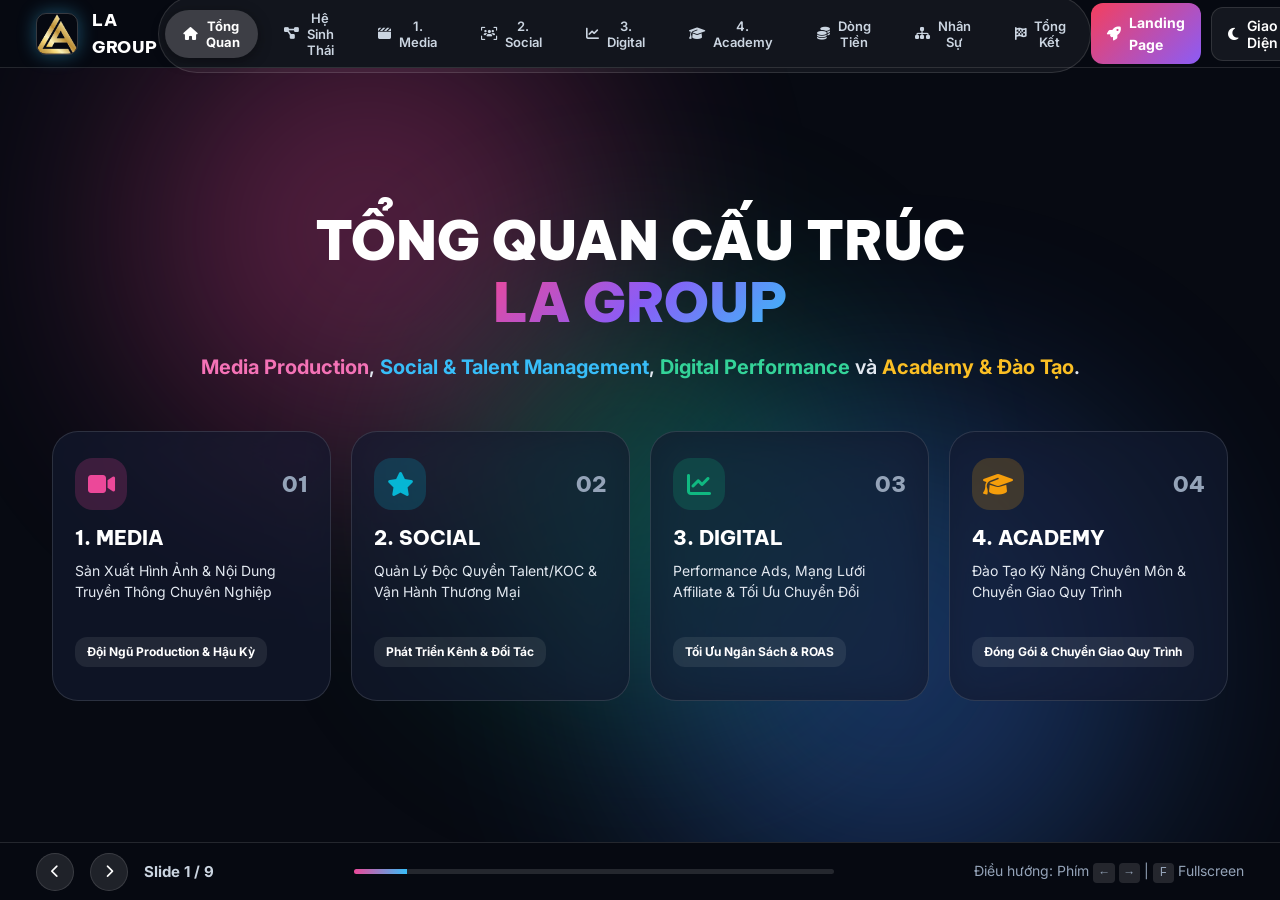
<file: slides/index.html>
<!DOCTYPE html>
<html lang="vi">
<head>
  <meta charset="UTF-8">
  <meta name="viewport" content="width=device-width, initial-scale=1.0">
  <title>CÔNG TY TRUYỀN THÔNG LA GROUP - LA GROUP Review Giai Đoạn 1</title>
  
  <!-- Google Fonts Optimized for Vietnamese Diacritics (Be Vietnam Pro & Inter) -->
  <link rel="preconnect" href="https://fonts.googleapis.com">
  <link rel="preconnect" href="https://fonts.gstatic.com" crossorigin>
  <link href="https://fonts.googleapis.com/css2?family=Be+Vietnam+Pro:ital,wght@0,300;0,400;0,500;0,600;0,700;0,800;0,900;1,400;1,600&family=Inter:wght@300;400;500;600;700;800;900&display=swap" rel="stylesheet">
  
  <!-- FontAwesome Icons -->
  <link rel="stylesheet" href="https://cdnjs.cloudflare.com/ajax/libs/font-awesome/6.4.0/css/all.min.css">
  
  <!-- Main Stylesheet -->
  <link rel="stylesheet" href="styles.css">
</head>
<body class="dark-mode">

  <!-- Top Navigation Bar -->
  <header class="navbar">
    <div class="brand">
      <img src="../assets/la_logo.png" alt="LA Group Logo" class="brand-logo-img">
      <div class="brand-text">
        <span class="company-name">LA GROUP</span>
      </div>
    </div>
    
    <!-- Division Quick Navigation -->
    <nav class="division-tabs">
      <button class="nav-tab active" data-slide="0"><i class="fa-solid fa-house"></i> Tổng Quan</button>
      <button class="nav-tab" data-slide="1"><i class="fa-solid fa-diagram-project"></i> Hệ Sinh Thái</button>
      <button class="nav-tab media-tab" data-slide="2"><i class="fa-solid fa-clapperboard"></i> 1. Media</button>
      <button class="nav-tab social-tab" data-slide="3"><i class="fa-solid fa-users-viewfinder"></i> 2. Social</button>
      <button class="nav-tab digital-tab" data-slide="4"><i class="fa-solid fa-chart-line"></i> 3. Digital</button>
      <button class="nav-tab academy-tab" data-slide="5"><i class="fa-solid fa-graduation-cap"></i> 4. Academy</button>
      <button class="nav-tab" data-slide="6"><i class="fa-solid fa-coins"></i> Dòng Tiền</button>
      <button class="nav-tab" data-slide="7"><i class="fa-solid fa-sitemap"></i> Nhân Sự</button>
      <button class="nav-tab" data-slide="8"><i class="fa-solid fa-flag-checkered"></i> Tổng Kết</button>
    </nav>

    <!-- Right Controls -->
    <div class="toolbar-actions">
      <a href="landing.html" class="tool-btn" style="text-decoration: none; color: #fff; background: linear-gradient(135deg, #f43f5e, #8b5cf6); font-weight: 700; border: none;" title="Xem Giao Diện Landing Page Mới"><i class="fa-solid fa-rocket"></i> Landing Page</a>
      <button class="tool-btn" id="themeToggleBtn" title="Đổi giao diện Sáng / Tối"><i class="fa-solid fa-moon"></i> Giao Diện</button>
      <button class="tool-btn" id="fullscreenBtn" title="Toàn màn hình (Phím F)"><i class="fa-solid fa-expand"></i> Fullscreen</button>
    </div>
  </header>

  <!-- Presentation Deck Container -->
  <main class="deck-container">
    <div class="slides-wrapper" id="slidesWrapper">

      <!-- ==========================================
           SLIDE 1: HERO / COVER
           ========================================== -->
      <section class="slide hero-slide active" data-index="0">
        <div class="hero-bg-shapes">
          <div class="shape shape-1"></div>
          <div class="shape shape-2"></div>
          <div class="shape shape-3"></div>
        </div>
        
        <div class="hero-content">
          <h1 class="hero-title animate-card" style="--delay: 2;">
            TỔNG QUAN CẤU TRÚC <br><span class="text-gradient">LA GROUP</span>
          </h1>
          <p class="hero-subtitle animate-card" style="--delay: 3;">
            <span class="highlight-pink">Media Production</span>, <span class="highlight-cyan">Social & Talent Management</span>, <span class="highlight-emerald">Digital Performance</span> và <span class="highlight-amber">Academy & Đào Tạo</span>.
          </p>

          <!-- 4 Pillars Cards Grid -->
          <div class="hero-pillars-grid">
            <div class="pillar-card card-media animate-card" style="--delay: 4;" onclick="goToSlide(2)">
              <div class="pillar-top-row">
                <div class="pillar-icon"><i class="fa-solid fa-video"></i></div>
                <span class="pillar-num">01</span>
              </div>
              <h3>1. MEDIA</h3>
              <p>Sản Xuất Hình Ảnh & Nội Dung Truyền Thông Chuyên Nghiệp</p>
              <div class="pillar-meta-wrapper">
                <span class="pillar-meta">Đội Ngũ Production & Hậu Kỳ</span>
              </div>
            </div>

            <div class="pillar-card card-social animate-card" style="--delay: 5;" onclick="goToSlide(3)">
              <div class="pillar-top-row">
                <div class="pillar-icon"><i class="fa-solid fa-star"></i></div>
                <span class="pillar-num">02</span>
              </div>
              <h3>2. SOCIAL</h3>
              <p>Quản Lý Độc Quyền Talent/KOC & Vận Hành Thương Mại</p>
              <div class="pillar-meta-wrapper">
                <span class="pillar-meta">Phát Triển Kênh & Đối Tác</span>
              </div>
            </div>

            <div class="pillar-card card-digital animate-card" style="--delay: 6;" onclick="goToSlide(4)">
              <div class="pillar-top-row">
                <div class="pillar-icon"><i class="fa-solid fa-chart-line"></i></div>
                <span class="pillar-num">03</span>
              </div>
              <h3>3. DIGITAL</h3>
              <p>Performance Ads, Mạng Lưới Affiliate & Tối Ưu Chuyển Đổi</p>
              <div class="pillar-meta-wrapper">
                <span class="pillar-meta">Tối Ưu Ngân Sách & ROAS</span>
              </div>
            </div>

            <div class="pillar-card card-academy animate-card" style="--delay: 7;" onclick="goToSlide(5)">
              <div class="pillar-top-row">
                <div class="pillar-icon"><i class="fa-solid fa-graduation-cap"></i></div>
                <span class="pillar-num">04</span>
              </div>
              <h3>4. ACADEMY</h3>
              <p>Đào Tạo Kỹ Năng Chuyên Môn & Chuyển Giao Quy Trình</p>
              <div class="pillar-meta-wrapper">
                <span class="pillar-meta">Đóng Gói & Chuyển Giao Quy Trình</span>
              </div>
            </div>
          </div>
        </div>
      </section>

      <!-- ==========================================
           SLIDE 2: ECOSYSTEM FLOW MATRIX
           ========================================== -->
      <section class="slide" data-index="1">
        <div class="slide-header">
          <div>
            <span class="section-tag"><i class="fa-solid fa-diagram-project"></i> Tổng Quan Mô Hình</span>
            <h2>SƠ ĐỒ HỆ SINH THÁI LIÊN KẾT LA GROUP</h2>
          </div>
        </div>

        <div class="slide-content">
          <div class="ecosystem-flow-container">
            <!-- Center Core -->
            <div class="eco-center-core animate-card" style="--delay: 1;">
              <div class="core-pulse-wave"></div>
              <div class="core-pulse-wave-2"></div>
              <div class="core-inner">
                <div class="core-logo">LA</div>
                <div class="core-title">LA GROUP</div>
                <div class="core-desc">Core Operations</div>
              </div>
            </div>

            <!-- Top Left: Media -->
            <div class="eco-node node-top-left animate-card" style="--delay: 2;" onclick="goToSlide(2)">
              <div class="node-badge media-badge"><i class="fa-solid fa-video"></i> MEDIA PRODUCTION</div>
              <h4>Sản Xuất Nội Dung Visual & Quảng Cáo</h4>
              <ul>
                <li><i class="fa-solid fa-check"></i> Sản xuất TVC, Video thương mại cùng ekip & nhân sự chuyên môn</li>
                <li><i class="fa-solid fa-check"></i> Đảm bảo chuẩn mực chất lượng hình ảnh & thông điệp thương hiệu</li>
              </ul>
              <span class="node-arrow">Cung cấp tư liệu Media cho Social & Ads <i class="fa-solid fa-arrow-right"></i></span>
            </div>

            <!-- Top Right: Social -->
            <div class="eco-node node-top-right animate-card" style="--delay: 3;" onclick="goToSlide(3)">
              <div class="node-badge social-badge"><i class="fa-solid fa-star"></i> SOCIAL & TALENT</div>
              <h4>Quản Lý Talent Độc Quyền & Booking</h4>
              <ul>
                <li><i class="fa-solid fa-check"></i> Ký kết hợp đồng độc quyền & định hướng thương hiệu cho Talent/KOC</li>
                <li><i class="fa-solid fa-check"></i> Chuẩn hóa phòng Studio Livestream & Vận hành gian hàng e-Commerce</li>
              </ul>
              <span class="node-arrow">Cung cấp Talent cho chiến dịch Marketing <i class="fa-solid fa-arrow-right"></i></span>
            </div>

            <!-- Bottom Right: Digital -->
            <div class="eco-node node-bottom-right animate-card" style="--delay: 4;" onclick="goToSlide(4)">
              <div class="node-badge digital-badge"><i class="fa-solid fa-chart-line"></i> DIGITAL MARKETING</div>
              <h4>Marketing Hiệu Suất & Tối Ưu Chuyển Đổi</h4>
              <ul>
                <li><i class="fa-solid fa-check"></i> Triển khai chiến dịch Paid Ads đa kênh & Mạng lưới Affiliate</li>
                <li><i class="fa-solid fa-check"></i> Đo lường chỉ số ROI & Báo cáo doanh số định kỳ</li>
              </ul>
              <span class="node-arrow">Cung cấp dữ liệu thực tế cho Academy <i class="fa-solid fa-arrow-right"></i></span>
            </div>

            <!-- Bottom Left: Academy -->
            <div class="eco-node node-bottom-left animate-card" style="--delay: 5;" onclick="goToSlide(5)">
              <div class="node-badge academy-badge"><i class="fa-solid fa-graduation-cap"></i> ACADEMY</div>
              <h4>Đào Tạo Chuyên Môn & Chuyển Giao Quy Trình</h4>
              <ul>
                <li><i class="fa-solid fa-check"></i> Huấn luyện kỹ năng truyền thông & phong thái chuyên nghiệp trước ống kính</li>
                <li><i class="fa-solid fa-check"></i> Chuyển giao bộ quy trình chuẩn hóa & kịch bản thương mại</li>
              </ul>
              <span class="node-arrow">Cung ứng nhân sự chất lượng cho hệ thống <i class="fa-solid fa-arrow-right"></i></span>
            </div>
          </div>
        </div>
      </section>

      <!-- ==========================================
           SLIDE 3: 1. MEDIA DIVISION
           ========================================== -->
      <section class="slide slide-media" data-index="2">
        <div class="slide-header">
          <div>
            <span class="section-tag media-tag"><i class="fa-solid fa-film"></i> 01</span>
            <h2>1. MEDIA DIVISION <span class="sub-heading">(Sản Xuất Hình Ảnh & Nội Dung Truyền Thông)</span></h2>
          </div>
          <div class="headcount-chip"><i class="fa-solid fa-user-gear"></i> Nhân sự cố định: 2–3 người</div>
        </div>

        <div class="slide-content">
          <!-- Sub-tabs -->
          <div class="detail-tabs">
            <button class="dtab-btn active" onclick="switchSubTab(this, 'media-panel-a')"><i class="fa-solid fa-list-check"></i> A. Chi Tiết Công Việc</button>
            <button class="dtab-btn" onclick="switchSubTab(this, 'media-panel-b')"><i class="fa-solid fa-money-bill-transfer"></i> B. Dòng Tiền (Revenue)</button>
            <button class="dtab-btn" onclick="switchSubTab(this, 'media-panel-c')"><i class="fa-solid fa-tags"></i> C. Bảng Giá Dịch Vụ</button>
            <button class="dtab-btn" onclick="switchSubTab(this, 'media-panel-d')"><i class="fa-solid fa-users"></i> D. Định Biên Nhân Sự</button>
          </div>

          <div class="tab-panels">
            <!-- PANEL A: CHI TIẾT CÔNG VIỆC WITH SPLIT VISUAL BANNER -->
            <div class="tab-panel active" id="media-panel-a">
              <div class="split-visual-grid">
                <div class="visual-card-banner animate-card" style="--delay: 1;">
                  <img src="../assets/media_production.png" alt="Sản Xuất Media Doanh Nghiệp">
                  <div class="visual-banner-overlay">
                    <span class="visual-badge media-badge"><i class="fa-solid fa-camera-retro"></i> Sản Xuất Truyền Thông</span>
                    <h3>Sản Xuất Video & Hình Ảnh Doanh Nghiệp</h3>
                    <p>Quy trình khép kín từ xây dựng concept chiến lược, biên soạn kịch bản thương mại, tổ chức sản xuất với ekip chuyên nghiệp đến hậu kỳ hoàn thiện.</p>
                  </div>
                </div>

                <div class="cards-grid-4">
                  <div class="feature-card animate-card" style="--delay: 2;">
                    <div class="card-icon"><i class="fa-solid fa-camera"></i></div>
                    <h4>Sản xuất TVC & Commercial</h4>
                    <p>Quản trị quy trình quay phim, chụp ảnh sản phẩm và sản xuất TVC quảng cáo đáp ứng tiêu chuẩn hình ảnh doanh nghiệp.</p>
                  </div>

                  <div class="feature-card animate-card" style="--delay: 3;">
                    <div class="card-icon"><i class="fa-solid fa-pen-nib"></i></div>
                    <h4>Kịch bản & Sáng tạo Nội dung</h4>
                    <p>Xây dựng concept độc đáo, viết kịch bản chiến dịch quảng cáo và chuỗi video bắt trend gia tăng nhận diện thương hiệu.</p>
                    <span class="card-chip chip-ai">Creative Strategy</span>
                  </div>

                  <div class="feature-card animate-card" style="--delay: 4;">
                    <div class="card-icon"><i class="fa-solid fa-clapperboard"></i></div>
                    <h4>Tổ chức Sản xuất Chuẩn hóa</h4>
                    <p>Lập kế hoạch phân cảnh, điều phối nhân sự chuyên môn, trang thiết bị kỹ thuật hiện đại và địa điểm ghi hình.</p>
                  </div>

                  <div class="feature-card animate-card" style="--delay: 5;">
                    <div class="card-icon"><i class="fa-solid fa-sliders"></i></div>
                    <h4>Hậu kỳ & Kỹ xảo Chuyên nghiệp</h4>
                    <p>Biên tập video, hiệu chỉnh màu sắc chuẩn điện ảnh, xử lý đồ họa VFX và sản xuất âm thanh hoàn chỉnh.</p>
                    <span class="card-chip chip-ai">Post-Production</span>
                  </div>
                </div>
              </div>
            </div>

            <!-- PANEL B: DÒNG TIỀN -->
            <div class="tab-panel" id="media-panel-b">
              <div class="cashflow-grid">
                <div class="cashflow-card animate-card" style="--delay: 1;">
                  <div class="cf-icon"><i class="fa-solid fa-video"></i></div>
                  <div class="cf-info">
                    <h4>Phí sản xuất Media</h4>
                    <p>Thu cố định từ hợp đồng quay dựng, chụp ảnh, sản xuất TVC cho doanh nghiệp.</p>
                  </div>
                  <span class="cf-type">Phí Cố Định</span>
                </div>

                <div class="cashflow-card animate-card" style="--delay: 2;">
                  <div class="cf-icon"><i class="fa-solid fa-handshake"></i></div>
                  <div class="cf-info">
                    <h4>Phí tài trợ nội dung (Sponsorship)</h4>
                    <p>Nhãn hàng trả phí lồng ghép sản phẩm vào series/video viral do công ty tự sản xuất.</p>
                  </div>
                  <span class="cf-type">Tài Trợ Nội Dung</span>
                </div>

                <div class="cashflow-card animate-card" style="--delay: 3;">
                  <div class="cf-icon"><i class="fa-solid fa-boxes-packing"></i></div>
                  <div class="cf-info">
                    <h4>Dòng tiền Combo Cross-selling</h4>
                    <p>Doanh thu gia tăng từ việc bán đóng gói kèm dịch vụ Chạy Ads / Vận hành kênh.</p>
                  </div>
                  <span class="cf-type">Cross-Selling</span>
                </div>

                <div class="cashflow-card animate-card" style="--delay: 4;">
                  <div class="cf-icon"><i class="fa-solid fa-wand-magic-sparkles"></i></div>
                  <div class="cf-info">
                    <h4>Dịch vụ phát sinh liên quan <span style="font-size: 14px; font-weight: 500; opacity: 0.85;">(Báo giá linh hoạt theo job)</span></h4>
                    <p>Thu phí nâng cấp chất lượng (Visual Effects/3D), cho thuê studio/thiết bị, mua bản quyền nhạc/diễn viên phụ, sửa đổi kịch bản ngoài phạm vi hợp đồng.</p>
                  </div>
                  <span class="cf-type">Linh Hoạt Theo Job</span>
                </div>
              </div>

              <div class="payment-rule-box animate-card" style="--delay: 5;">
                <i class="fa-solid fa-shield-halved"></i>
                <div><strong>Quy định thanh toán:</strong> Thu cọc <strong>50%</strong> trước khi bấm máy – <strong>50% còn lại</strong> sau khi nghiệm thu/bàn giao.</div>
              </div>
            </div>

            <!-- PANEL C: BẢNG GIÁ DỊCH VỤ -->
            <div class="tab-panel" id="media-panel-c">
              <div class="pricing-cards-grid">
                <div class="price-box animate-card" style="--delay: 1;">
                  <div class="price-header">
                    <i class="fa-solid fa-video"></i>
                    <h4>Video Thương Mại Ngắn (Short-form)</h4>
                  </div>
                  <div class="price-amount">1.5M – 3.5M <span class="currency">VNĐ / video</span></div>
                  <p class="price-note">Bao gồm kịch bản thương mại, tổ chức quay chụp, dựng phim hoàn chỉnh & bản quyền âm nhạc.</p>
                </div>

                <div class="price-box animate-card" style="--delay: 2;">
                  <div class="price-header">
                    <i class="fa-solid fa-image"></i>
                    <h4>Bộ Ảnh Thương Hiệu / Concept</h4>
                  </div>
                  <div class="price-amount">3M – 8M <span class="currency">VNĐ / bộ</span></div>
                  <p class="price-note">Chụp ảnh sản phẩm studio, chụp model nhận diện, hậu kỳ chỉnh sửa hình ảnh (15–30 file chất lượng cao).</p>
                </div>

                <div class="price-box animate-card" style="--delay: 3;">
                  <div class="price-header">
                    <i class="fa-solid fa-film"></i>
                    <h4>TVC / Video Commercial Doanh Nghiệp</h4>
                  </div>
                  <div class="price-amount">15M – 60M+ <span class="currency">VNĐ / dự án</span></div>
                  <p class="price-note">Kịch bản quảng cáo chiến lược, đạo diễn & ekip sản xuất chuyên nghiệp, hiệu chỉnh màu sắc điện ảnh.</p>
                </div>

                <div class="price-box animate-card" style="--delay: 4;">
                  <div class="price-header">
                    <i class="fa-solid fa-box-archive"></i>
                    <h4>Gói Dịch Vụ Media Tháng (Retainer)</h4>
                  </div>
                  <div class="price-amount">20M – 50M <span class="currency">VNĐ / tháng</span></div>
                  <p class="price-note">Cung cấp trọn gói 12–20 video thương mại + bộ nhận diện hình ảnh hàng tháng cho doanh nghiệp.</p>
                </div>
              </div>
            </div>

            <!-- PANEL D: ĐỊNH BIÊN NHÂN SỰ -->
            <div class="tab-panel" id="media-panel-d">
              <div class="kpi-team-grid">
                <div class="team-member-card animate-card" style="--delay: 1;">
                  <div class="role-header">
                    <div class="avatar-icon"><i class="fa-solid fa-user-ninja"></i></div>
                    <div class="role-titles">
                      <h3>1x Đạo Diễn Hình Ảnh & Sản Xuất (Director/Cameraman)</h3>
                      <span class="count-badge">Quản lý chuyên môn</span>
                    </div>
                  </div>
                  <p class="role-responsibilities">
                    <strong>Trách nhiệm chính:</strong> Chủ trì concept sáng tạo, duyệt kịch bản, chỉ đạo sản xuất và kiểm soát tiêu chuẩn chất lượng đầu ra.
                  </p>
                  <div class="kpi-list">
                    <h4><i class="fa-solid fa-bullseye"></i> KPI Đánh Giá Chuyên Môn:</h4>
                    <ul>
                      <li><span class="kpi-bullet"></span>Tỷ lệ hoàn thiện sản phẩm media đúng tiến độ cam kết</li>
                      <li><span class="kpi-bullet"></span>Chất lượng hình ảnh, ánh sáng & tính thẩm mỹ thương hiệu</li>
                      <li><span class="kpi-bullet"></span>Chỉ số giữ chân người xem (Watch-time) & mức độ hài lòng đối tác</li>
                    </ul>
                  </div>
                </div>

                <div class="team-member-card animate-card" style="--delay: 2;">
                  <div class="role-header">
                    <div class="avatar-icon"><i class="fa-solid fa-wand-magic-sparkles"></i></div>
                    <div class="role-titles">
                      <h3>1–2x Dựng Phim & Hậu Kỳ (Editor/VFX Specialist)</h3>
                      <span class="count-badge">Nhân sự thực thi</span>
                    </div>
                  </div>
                  <p class="role-responsibilities">
                    <strong>Trách nhiệm chính:</strong> Biên tập video, hiệu chỉnh màu sắc, đồ họa VFX, hoàn thiện âm thanh và bàn giao sản phẩm đúng tiến độ.
                  </p>
                  <div class="kpi-list">
                    <h4><i class="fa-solid fa-bullseye"></i> KPI Đánh Giá Chuyên Môn:</h4>
                    <ul>
                      <li><span class="kpi-bullet"></span>Thời gian phản hồi & trả sản phẩm hậu kỳ (Turnaround Time)</li>
                      <li><span class="kpi-bullet"></span>Kiểm soát tỷ lệ chỉnh sửa (Revision Rate < 2 lần/dự án)</li>
                      <li><span class="kpi-bullet"></span>Sáng tạo nhịp điệu biên tập, âm thanh & kỹ xảo hình ảnh</li>
                    </ul>
                  </div>
                </div>
              </div>
            </div>
          </div>
        </div>
      </section>

      <!-- ==========================================
           SLIDE 4: 2. SOCIAL & TALENT DIVISION
           ========================================== -->
      <section class="slide slide-social" data-index="3">
        <div class="slide-header">
          <div>
            <span class="section-tag social-tag"><i class="fa-solid fa-users"></i> 02</span>
            <h2>2. SOCIAL & TALENT DIVISION <span class="sub-heading">(Quản Lý Talent & Thương Mại Mạng Xã Hội)</span></h2>
          </div>
          <div class="headcount-chip"><i class="fa-solid fa-user-gear"></i> Nhân sự cố định: 2 người</div>
        </div>

        <div class="slide-content">
          <!-- Sub-tabs -->
          <div class="detail-tabs">
            <button class="dtab-btn active" onclick="switchSubTab(this, 'social-panel-a')"><i class="fa-solid fa-list-check"></i> A. Chi Tiết Công Việc</button>
            <button class="dtab-btn" onclick="switchSubTab(this, 'social-panel-b')"><i class="fa-solid fa-money-bill-transfer"></i> B. Dòng Tiền (Revenue)</button>
            <button class="dtab-btn" onclick="switchSubTab(this, 'social-panel-c')"><i class="fa-solid fa-tags"></i> C. Bảng Giá Dịch Vụ</button>
            <button class="dtab-btn" onclick="switchSubTab(this, 'social-panel-d')"><i class="fa-solid fa-users"></i> D. Định Biên Nhân Sự</button>
          </div>

          <div class="tab-panels">
            <!-- PANEL A: CHI TIẾT CÔNG VIỆC WITH SPLIT VISUAL BANNER -->
            <div class="tab-panel active" id="social-panel-a">
              <div class="split-visual-grid">
                <div class="visual-card-banner animate-card" style="--delay: 1;">
                  <img src="../assets/social_talent.png" alt="Quản Lý Talent & Livestream Commercial">
                  <div class="visual-banner-overlay">
                    <span class="visual-badge social-badge"><i class="fa-solid fa-star"></i> Quản Lý Talent & Thương Mại</span>
                    <h3>Quản Lý Talent Độc Quyền & Vận Hành Thương Mại</h3>
                    <p>Tuyển chọn, ký kết hợp đồng độc quyền với Talent/KOC, định vị thương hiệu cá nhân và chuẩn hóa hạ tầng Studio Livestream bán hàng.</p>
                  </div>
                </div>

                <div class="cards-grid-4">
                  <div class="feature-card animate-card" style="--delay: 2;">
                    <div class="card-icon"><i class="fa-solid fa-id-card"></i></div>
                    <h4>Quản lý & Phát triển Talent</h4>
                    <p>Tuyển chọn, đàm phán hợp đồng, định hình phong cách và xây dựng lộ trình phát triển dài hạn cho Talent/KOC độc quyền.</p>
                  </div>

                  <div class="feature-card animate-card" style="--delay: 3;">
                    <div class="card-icon"><i class="fa-solid fa-handshake"></i></div>
                    <h4>Booking & Hợp tác Thương hiệu</h4>
                    <p>Đại diện đàm phán hợp đồng quảng cáo, tài trợ và livestream bán hàng với các thương hiệu đối tác.</p>
                  </div>

                  <div class="feature-card animate-card" style="--delay: 4;">
                    <div class="card-icon"><i class="fa-solid fa-headset"></i></div>
                    <h4>Hỗ trợ Kỹ thuật & Hạ tầng Kênh</h4>
                    <p>Giải quyết các sự cố kỹ thuật tài khoản, hỗ trợ đăng ký bản quyền, xác minh tích xanh và tối ưu bảo mật.</p>
                  </div>

                  <div class="feature-card animate-card" style="--delay: 5;">
                    <div class="card-icon"><i class="fa-solid fa-shop"></i></div>
                    <h4>Vận hành Studio & e-Commerce</h4>
                    <p>Tư vấn thiết kế hạ tầng phòng Live, tích hợp hệ thống chốt đơn và quản lý gian hàng TikTok Shop/Shopee.</p>
                  </div>
                </div>
              </div>
            </div>

            <!-- PANEL B: DÒNG TIỀN -->
            <div class="tab-panel" id="social-panel-b">
              <div class="cashflow-grid">
                <div class="cashflow-card animate-card" style="--delay: 1;">
                  <div class="cf-icon"><i class="fa-solid fa-percent"></i></div>
                  <div class="cf-info">
                    <h4>% Hoa hồng Booking</h4>
                    <p>Chiết khấu từ các hợp đồng quảng cáo mang về cho Talent.</p>
                  </div>
                  <span class="cf-type">% Hoa Hồng</span>
                </div>

                <div class="cashflow-card animate-card" style="--delay: 2;">
                  <div class="cf-icon"><i class="fa-solid fa-play"></i></div>
                  <div class="cf-info">
                    <h4>% Doanh thu nền tảng (View)</h4>
                    <p>Tiền chia sẻ lượt xem nhận trực tiếp từ YouTube, Facebook, TikTok.</p>
                  </div>
                  <span class="cf-type">Chia Sẻ Doanh Thu</span>
                </div>

                <div class="cashflow-card animate-card" style="--delay: 3;">
                  <div class="cf-icon"><i class="fa-solid fa-user-shield"></i></div>
                  <div class="cf-info">
                    <h4>Phí dịch vụ Hỗ trợ Mạng xã hội</h4>
                    <p>Thu phí xử lý sự cố kỹ thuật (mở khóa tài khoản, kháng gậy/khóa kênh, kéo tick xanh, bảo vệ bản quyền).</p>
                  </div>
                  <span class="cf-type">Hỗ Trợ Kỹ Thuật</span>
                </div>

                <div class="cashflow-card animate-card" style="--delay: 4;">
                  <div class="cf-icon"><i class="fa-solid fa-shop"></i></div>
                  <div class="cf-info">
                    <h4>Phí dịch vụ bán hàng trọn gói</h4>
                    <p>Phí cố định từ set-up TikTok Shop, phòng Livestream và vận hành kênh.</p>
                  </div>
                  <span class="cf-type">Phí Cố Định</span>
                </div>

                <div class="cashflow-card full-width-cf animate-card" style="--delay: 5;">
                  <div class="cf-icon"><i class="fa-solid fa-file-invoice-dollar"></i></div>
                  <div class="cf-info">
                    <h4>Dịch vụ phát sinh liên quan <span style="font-size: 14px; font-weight: 500; opacity: 0.85;">(Báo giá linh hoạt theo job)</span></h4>
                    <p>Thu phí xử lý khủng hoảng truyền thông, thuê mẫu live theo giờ, phí mua quyền sử dụng hình ảnh KOC, phí cấp cứu kênh vi phạm đột xuất.</p>
                  </div>
                  <span class="cf-type">Linh Hoạt Theo Job</span>
                </div>
              </div>

              <div class="payment-rule-box animate-card" style="--delay: 6;">
                <i class="fa-solid fa-shield-halved"></i>
                <div><strong>Quy định thanh toán:</strong> Thu cọc <strong>70% - 100%</strong> chi phí Booking trước khi Talent trả bài; <strong>50% - 100%</strong> trước khi thực hiện dịch vụ Hỗ trợ Kỹ thuật / Set-up.</div>
              </div>
            </div>

            <!-- PANEL C: BẢNG GIÁ DỊCH VỤ -->
            <div class="tab-panel" id="social-panel-c">
              <div class="pricing-cards-grid">
                <div class="price-box animate-card" style="--delay: 1;">
                  <div class="price-header">
                    <i class="fa-solid fa-star"></i>
                    <h4>Hoa Hồng Booking Talent / KOC</h4>
                  </div>
                  <div class="price-amount">10% – 30% <span class="currency">/ hợp đồng thương mại</span></div>
                  <p class="price-note">Trích phí quản lý & đại diện hợp tác giữa thương hiệu và Talent.</p>
                </div>

                <div class="price-box animate-card" style="--delay: 2;">
                  <div class="price-header">
                    <i class="fa-solid fa-key"></i>
                    <h4>Dịch Vụ Hạ Tầng & Bảo Mật Kênh</h4>
                  </div>
                  <div class="price-amount">3M – 15M <span class="currency">VNĐ / hồ sơ xử lý</span></div>
                  <p class="price-note">Xử lý vi phạm tài khoản, hỗ trợ duyệt shop và đăng ký xác minh tích xanh.</p>
                </div>

                <div class="price-box animate-card" style="--delay: 3;">
                  <div class="price-header">
                    <i class="fa-solid fa-video"></i>
                    <h4>Chuẩn Hóa Hạ Tầng Studio Livestream</h4>
                  </div>
                  <div class="price-amount">10M – 35M <span class="currency">VNĐ / phòng Studio</span></div>
                  <p class="price-note">Thiết lập hệ thống ánh sáng, âm thanh, thiết bị ghi hình & phần mềm chốt đơn.</p>
                </div>

                <div class="price-box animate-card" style="--delay: 4;">
                  <div class="price-header">
                    <i class="fa-solid fa-store"></i>
                    <h4>Quản Trị Vận Hành TikTok Shop</h4>
                  </div>
                  <div class="price-amount">12M – 30M <span class="currency">VNĐ / tháng + % doanh số</span></div>
                  <p class="price-note">Tối ưu gian hàng e-Commerce, kết nối mạng lưới Affiliate KOC & điều phối chiến dịch.</p>
                </div>
              </div>
            </div>

            <!-- PANEL D: ĐỊNH BIÊN NHÂN SỰ -->
            <div class="tab-panel" id="social-panel-d">
              <div class="kpi-team-grid">
                <div class="team-member-card animate-card" style="--delay: 1;">
                  <div class="role-header">
                    <div class="avatar-icon"><i class="fa-solid fa-user-astronaut"></i></div>
                    <div class="role-titles">
                      <h3>1x Quản Lý Talent & Booking (Talent Manager)</h3>
                      <span class="count-badge">Quản lý chuyên môn</span>
                    </div>
                  </div>
                  <p class="role-responsibilities">
                    <strong>Trách nhiệm chính:</strong> Phát triển mạng lưới Talent độc quyền, đàm phán hợp đồng thương mại và duy trì mối quan hệ đối tác.
                  </p>
                  <div class="kpi-list">
                    <h4><i class="fa-solid fa-bullseye"></i> KPI Đánh Giá Chuyên Môn:</h4>
                    <ul>
                      <li><span class="kpi-bullet bullet-cyan"></span>Số lượng Talent/KOC phát triển thành công trong kỳ</li>
                      <li><span class="kpi-bullet bullet-cyan"></span>Tổng giá trị hợp đồng Booking thu về cho doanh nghiệp</li>
                      <li><span class="kpi-bullet bullet-cyan"></span>Chỉ số hài lòng & tỷ lệ duy trì hợp tác từ các thương hiệu đối tác</li>
                    </ul>
                  </div>
                </div>

                <div class="team-member-card animate-card" style="--delay: 2;">
                  <div class="role-header">
                    <div class="avatar-icon"><i class="fa-solid fa-gears"></i></div>
                    <div class="role-titles">
                      <h3>1x Kỹ Thuật Viên Vận Hành (Technical & Operations)</h3>
                      <span class="count-badge">Nhân sự thực thi</span>
                    </div>
                  </div>
                  <p class="role-responsibilities">
                    <strong>Trách nhiệm chính:</strong> Đảm bảo hạ tầng kỹ thuật vận hành ổn định, xử lý sự cố kênh và chuẩn hóa phòng Live.
                  </p>
                  <div class="kpi-list">
                    <h4><i class="fa-solid fa-bullseye"></i> KPI Đánh Giá Chuyên Môn:</h4>
                    <ul>
                      <li><span class="kpi-bullet bullet-cyan"></span>Tỷ lệ xử lý sự cố hạ tầng kênh thành công (> 85%)</li>
                      <li><span class="kpi-bullet bullet-cyan"></span>Thời gian hoàn thành nghiệm thu bàn giao phòng Studio Live</li>
                      <li><span class="kpi-bullet bullet-cyan"></span>Chỉ số vận hành ổn định của gian hàng thương mại điện tử</li>
                    </ul>
                  </div>
                </div>
              </div>
            </div>
          </div>
        </div>
      </section>

      <!-- ==========================================
           SLIDE 5: 3. DIGITAL MARKETING DIVISION
           ========================================== -->
      <section class="slide slide-digital" data-index="4">
        <div class="slide-header">
          <div>
            <span class="section-tag digital-tag"><i class="fa-solid fa-chart-line"></i> 03</span>
            <h2>3. DIGITAL MARKETING DIVISION <span class="sub-heading">(Marketing Hiệu Suất & Tối Ưu Chuyển Đổi)</span></h2>
          </div>
          <div class="headcount-chip"><i class="fa-solid fa-user-gear"></i> Nhân sự cố định: 2 người</div>
        </div>

        <div class="slide-content">
          <!-- Sub-tabs -->
          <div class="detail-tabs">
            <button class="dtab-btn active" onclick="switchSubTab(this, 'digital-panel-a')"><i class="fa-solid fa-list-check"></i> A. Chi Tiết Công Việc</button>
            <button class="dtab-btn" onclick="switchSubTab(this, 'digital-panel-b')"><i class="fa-solid fa-money-bill-transfer"></i> B. Dòng Tiền (Revenue)</button>
            <button class="dtab-btn" onclick="switchSubTab(this, 'digital-panel-c')"><i class="fa-solid fa-tags"></i> C. Bảng Giá Dịch Vụ</button>
            <button class="dtab-btn" onclick="switchSubTab(this, 'digital-panel-d')"><i class="fa-solid fa-users"></i> D. Định Biên Nhân Sự</button>
          </div>

          <div class="tab-panels">
            <!-- PANEL A: CHI TIẾT CÔNG VIỆC WITH SPLIT VISUAL BANNER -->
            <div class="tab-panel active" id="digital-panel-a">
              <div class="split-visual-grid">
                <div class="visual-card-banner animate-card" style="--delay: 1;">
                  <img src="../assets/digital_marketing.png" alt="Marketing Hiệu Suất & Quảng Cáo Doanh Số">
                  <div class="visual-banner-overlay">
                    <span class="visual-badge digital-badge"><i class="fa-solid fa-chart-pie"></i> Marketing Hiệu Suất</span>
                    <h3>Triển Khai Paid Ads & Tối Ưu Chuyển Đổi Doanh Thu</h3>
                    <p>Đội ngũ chuyên viên Performance theo dõi sát sao dữ liệu chiến dịch, kiểm soát chi phí Ads và tối ưu hóa chỉ số ROAS/CPA.</p>
                  </div>
                </div>

                <div class="cards-grid-4">
                  <div class="feature-card animate-card" style="--delay: 2;">
                    <div class="card-icon"><i class="fa-solid fa-bullseye"></i></div>
                    <h4>Performance Marketing Đa Kênh</h4>
                    <p>Hoạch định media plan, khởi tạo chiến dịch và tối ưu hóa ngân sách quảng cáo trên các nền tảng Facebook, TikTok, Google, Zalo.</p>
                    <span class="card-chip chip-emerald">Paid Traffic</span>
                  </div>

                  <div class="feature-card animate-card" style="--delay: 3;">
                    <div class="card-icon"><i class="fa-solid fa-sitemap"></i></div>
                    <h4>Phát triển Mạng lưới Affiliate</h4>
                    <p>Thiết lập và quản lý hệ thống Affiliate Marketing, kết nối mạng lưới KOC/Creator thúc đẩy doanh số thương mại điện tử.</p>
                  </div>

                  <div class="feature-card animate-card" style="--delay: 4;">
                    <div class="card-icon"><i class="fa-solid fa-database"></i></div>
                    <h4>Quản trị Dữ liệu & Re-marketing</h4>
                    <p>Thu thập, chuẩn hóa dữ liệu khách hàng, phân tích hành vi tiêu dùng và triển khai các kịch bản re-marketing tự động.</p>
                  </div>

                  <div class="feature-card animate-card" style="--delay: 5;">
                    <div class="card-icon"><i class="fa-solid fa-chart-column"></i></div>
                    <h4>Báo cáo Financial & Kiểm soát Cost</h4>
                    <p>Theo dõi hiệu quả ngân sách theo thời gian thực, lập báo cáo tài chính định kỳ và đề xuất phương án tối ưu lợi nhuận.</p>
                  </div>
                </div>
              </div>
            </div>

            <!-- PANEL B: DÒNG TIỀN -->
            <div class="tab-panel" id="digital-panel-b">
              <div class="cashflow-grid">
                <div class="cashflow-card animate-card" style="--delay: 1;">
                  <div class="cf-icon"><i class="fa-solid fa-chart-line"></i></div>
                  <div class="cf-info">
                    <h4>% Phí dịch vụ Ads & Performance Share</h4>
                    <p>Phí cố định/quản lý Ads + % doanh thu chiết khấu trên số đơn hàng bán ra.</p>
                  </div>
                  <span class="cf-type">% Ads & Performance</span>
                </div>

                <div class="cashflow-card animate-card" style="--delay: 2;">
                  <div class="cf-icon"><i class="fa-solid fa-link"></i></div>
                  <div class="cf-info">
                    <h4>% Hoa hồng Affiliate</h4>
                    <p>Nguồn thu từ hoa hồng bán sản phẩm qua link tiếp thị liên kết của KOC/kênh.</p>
                  </div>
                  <span class="cf-type">Hoa Hồng Affiliate</span>
                </div>

                <div class="cashflow-card full-width-cf animate-card" style="--delay: 3;">
                  <div class="cf-icon"><i class="fa-solid fa-laptop-code"></i></div>
                  <div class="cf-info">
                    <h4>Dịch vụ phát sinh liên quan <span style="font-size: 14px; font-weight: 500; opacity: 0.85;">(Báo giá linh hoạt theo job)</span></h4>
                    <p>Thu phí thuê/cho mượn Tài khoản quảng cáo (BM/Agency Account), phí thiết kế Landing Page bán hàng/phễu thu lead, phí cài đặt Pixel/Tracking nâng cao, phí bù đắp ngân sách Ads tăng vọt bất ngờ.</p>
                  </div>
                  <span class="cf-type">Linh Hoạt Theo Job</span>
                </div>
              </div>

              <div class="payment-rule-box animate-card" style="--delay: 4;">
                <i class="fa-solid fa-shield-halved"></i>
                <div><strong>Quy định thanh toán:</strong> Thu <strong>100%</strong> phí quản lý Ads/ngân sách chạy Ads theo tuần hoặc cọc <strong>50%</strong> phí dịch vụ hàng tháng.</div>
              </div>
            </div>

            <!-- PANEL C: BẢNG GIÁ DỊCH VỤ -->
            <div class="tab-panel" id="digital-panel-c">
              <div class="pricing-cards-grid">
                <div class="price-box animate-card" style="--delay: 1;">
                  <div class="price-header">
                    <i class="fa-solid fa-rectangle-ad"></i>
                    <h4>Phí Quản Lý Chiến Dịch Paid Ads</h4>
                  </div>
                  <div class="price-amount">7% – 10% <span class="currency">ngân sách Ads chi tiêu</span></div>
                  <p class="price-note">Áp dụng cho các chiến dịch có chi tiêu ngân sách từ 50M VNĐ/tháng trở lên.</p>
                </div>

                <div class="price-box animate-card" style="--delay: 2;">
                  <div class="price-header">
                    <i class="fa-solid fa-chart-line-up"></i>
                    <h4>Gói Performance Tối Ưu Doanh Số</h4>
                  </div>
                  <div class="price-amount">15M VNĐ <span class="currency">gốc + 3%–8% doanh số</span></div>
                  <p class="price-note">Cam kết KPI chuyển đổi đơn hàng, chi phí quản lý gắn liền với hiệu quả thực tế.</p>
                </div>

                <div class="price-box animate-card" style="--delay: 3;">
                  <div class="price-header">
                    <i class="fa-solid fa-network-wired"></i>
                    <h4>Vận Hành Hệ Thống Affiliate KOC</h4>
                  </div>
                  <div class="price-amount">5% – 10% <span class="currency">hoa hồng doanh số</span></div>
                  <p class="price-note">Điều phối sản phẩm mẫu, kết nối mạng lưới 50-200 KOC phủ truyền thông sản phẩm.</p>
                </div>

                <div class="price-box animate-card" style="--delay: 4;">
                  <div class="price-header">
                    <i class="fa-solid fa-bullseye"></i>
                    <h4>Tối Ưu Dữ Liệu & CRM Re-marketing</h4>
                  </div>
                  <div class="price-amount">8M – 20M <span class="currency">VNĐ / tháng</span></div>
                  <p class="price-note">Xây dựng hạ tầng CRM, phân loại tiệp khách hàng & tự động hóa kịch bản tương tác lại.</p>
                </div>
              </div>
            </div>

            <!-- PANEL D: ĐỊNH BIÊN NHÂN SỰ -->
            <div class="tab-panel" id="digital-panel-d">
              <div class="kpi-team-grid">
                <div class="team-member-card animate-card" style="--delay: 1;">
                  <div class="role-header">
                    <div class="avatar-icon"><i class="fa-solid fa-chart-pie"></i></div>
                    <div class="role-titles">
                      <h3>1x Senior Performance Ads Specialist</h3>
                      <span class="count-badge">Quản lý chuyên môn</span>
                    </div>
                  </div>
                  <p class="role-responsibilities">
                    <strong>Trách nhiệm chính:</strong> Hoạch định media plan, trực tiếp thiết lập, theo dõi và tối ưu chỉ số quảng cáo FB/TikTok/Google.
                  </p>
                  <div class="kpi-list">
                    <h4><i class="fa-solid fa-bullseye"></i> KPI Đánh Giá Chuyên Môn:</h4>
                    <ul>
                      <li><span class="kpi-bullet bullet-emerald"></span>Chỉ số ROAS (Return on Ad Spend) đạt định mức cam kết</li>
                      <li><span class="kpi-bullet bullet-emerald"></span>Tối ưu chi phí trên mỗi đơn hàng (CPA / Cost Per Order)</li>
                      <li><span class="kpi-bullet bullet-emerald"></span>Chỉ số chuyển đổi (Conversion Rate) trên các kênh bán hàng</li>
                    </ul>
                  </div>
                </div>

                <div class="team-member-card animate-card" style="--delay: 2;">
                  <div class="role-header">
                    <div class="avatar-icon"><i class="fa-solid fa-database"></i></div>
                    <div class="role-titles">
                      <h3>1x Digital Data & Affiliate Operations</h3>
                      <span class="count-badge">Nhân sự thực thi</span>
                    </div>
                  </div>
                  <p class="role-responsibilities">
                    <strong>Trách nhiệm chính:</strong> Vận hành hệ thống Affiliate, kết nối Creator, quản trị tiệp dữ liệu & đối soát hoa hồng.
                  </p>
                  <div class="kpi-list">
                    <h4><i class="fa-solid fa-bullseye"></i> KPI Đánh Giá Chuyên Môn:</h4>
                    <ul>
                      <li><span class="kpi-bullet bullet-emerald"></span>Số lượng Creator tham gia chiến dịch Affiliate trong kỳ</li>
                      <li><span class="kpi-bullet bullet-emerald"></span>Tổng giá trị giao dịch (GMV) phát sinh từ kênh Affiliate</li>
                      <li><span class="kpi-bullet bullet-emerald"></span>Độ chính xác trong báo cáo dữ liệu & đối soát tài chính</li>
                    </ul>
                  </div>
                </div>
              </div>
            </div>
          </div>
        </div>
      </section>

      <!-- ==========================================
           SLIDE 6: 4. ACADEMY DIVISION
           ========================================== -->
      <section class="slide slide-academy" data-index="5">
        <div class="slide-header">
          <div>
            <span class="section-tag academy-tag"><i class="fa-solid fa-graduation-cap"></i> 04</span>
            <h2>4. ACADEMY DIVISION <span class="sub-heading">(Đào Tạo Chuyên Môn & Chuyển Giao Quy Trình)</span></h2>
          </div>
          <div class="headcount-chip"><i class="fa-solid fa-user-gear"></i> Nhân sự: Founder + 1 Vận Hành</div>
        </div>

        <div class="slide-content">
          <!-- Sub-tabs -->
          <div class="detail-tabs">
            <button class="dtab-btn active" onclick="switchSubTab(this, 'academy-panel-a')"><i class="fa-solid fa-list-check"></i> A. Chi Tiết Công Việc</button>
            <button class="dtab-btn" onclick="switchSubTab(this, 'academy-panel-b')"><i class="fa-solid fa-money-bill-transfer"></i> B. Dòng Tiền (Revenue)</button>
            <button class="dtab-btn" onclick="switchSubTab(this, 'academy-panel-c')"><i class="fa-solid fa-tags"></i> C. Bảng Giá Dịch Vụ</button>
            <button class="dtab-btn" onclick="switchSubTab(this, 'academy-panel-d')"><i class="fa-solid fa-users"></i> D. Định Biên Nhân Sự</button>
          </div>

          <div class="tab-panels">
            <!-- PANEL A: CHI TIẾT CÔNG VIỆC WITH SPLIT VISUAL BANNER -->
            <div class="tab-panel active" id="academy-panel-a">
              <div class="split-visual-grid">
                <div class="visual-card-banner animate-card" style="--delay: 1;">
                  <img src="../assets/academy_training.png" alt="Đào Tạo & Chuyển Giao Quy Trình">
                  <div class="visual-banner-overlay">
                    <span class="visual-badge academy-badge"><i class="fa-solid fa-chalkboard-user"></i> Đào Tạo & Chuyển Giao</span>
                    <h3>Đào Tạo Kỹ Năng Chuyên Môn & Đóng Gói Quy Trình</h3>
                    <p>Cung cấp các chương trình đào tạo kỹ năng truyền thông, chuẩn hóa kỹ thuật đứng trước ống kính và chuyển giao quy trình vận hành doanh nghiệp.</p>
                  </div>
                </div>

                <div class="cards-grid-4">
                  <div class="feature-card animate-card" style="--delay: 2;">
                    <div class="card-icon"><i class="fa-solid fa-chalkboard-user"></i></div>
                    <h4>Đào tạo Kỹ năng Sản xuất Media</h4>
                    <p>Huấn luyện kỹ thuật quay chụp, tư duy bố cục hình ảnh và sử dụng thiết bị ghi hình chuyên dụng.</p>
                  </div>

                  <div class="feature-card animate-card" style="--delay: 3;">
                    <div class="card-icon"><i class="fa-solid fa-bullhorn"></i></div>
                    <h4>Đào tạo Marketing & Vận hành Shop</h4>
                    <p>Giảng dạy tư duy vận hành chiến dịch quảng cáo, thiết lập gian hàng thương mại điện tử và kiểm soát chi phí Ads.</p>
                  </div>

                  <div class="feature-card animate-card" style="--delay: 4;">
                    <div class="card-icon"><i class="fa-solid fa-display"></i></div>
                    <h4>Huấn luyện Kỹ năng Livestream</h4>
                    <p>Tập huấn thần thái tương tác trước ống kính, nghệ thuật kiểm soát giọng nói và phương pháp bán hàng chuyên nghiệp.</p>
                  </div>

                  <div class="feature-card animate-card" style="--delay: 5;">
                    <div class="card-icon"><i class="fa-solid fa-box-archive"></i></div>
                    <h4>Chuyển giao Quy trình & Kịch bản Mẫu</h4>
                    <p>Đóng gói bộ kịch bản thương mại, checklist vận hành và tài liệu đào tạo nội bộ cho doanh nghiệp đối tác.</p>
                    <span class="card-chip chip-amber">Chuẩn Hóa Doanh Nghiệp</span>
                  </div>
                </div>
              </div>
            </div>

            <!-- PANEL B: DÒNG TIỀN -->
            <div class="tab-panel" id="academy-panel-b">
              <div class="cashflow-grid">
                <div class="cashflow-card animate-card" style="--delay: 1;">
                  <div class="cf-icon"><i class="fa-solid fa-graduation-cap"></i></div>
                  <div class="cf-info">
                    <h4>Học Phí Chương Trình Đào Tạo</h4>
                    <p>Thu học phí trực tiếp từ các khóa đào tạo kỹ năng truyền thông, quảng cáo và livestream tổ chức định kỳ theo lớp hoặc Workshop.</p>
                  </div>
                  <span class="cf-type">Doanh Thu Đào Tạo</span>
                </div>

                <div class="cashflow-card animate-card" style="--delay: 2;">
                  <div class="cf-icon"><i class="fa-solid fa-file-code"></i></div>
                  <div class="cf-info">
                    <h4>Phí Bản Quyền Quy Trình & Tài Liệu Mẫu</h4>
                    <p>Cung cấp bản quyền các bộ kịch bản thương mại, kịch bản truyền thông và checklist quy trình vận hành đóng gói sẵn.</p>
                  </div>
                  <span class="cf-type">Phí Chuyển Giao Bản Quyền</span>
                </div>

                <div class="cashflow-card full-width-cf animate-card" style="--delay: 3;">
                  <div class="cf-icon"><i class="fa-solid fa-user-tie"></i></div>
                  <div class="cf-info">
                    <h4>Phí Tư Vấn & Đào Tạo In-House Doanh Nghiệp</h4>
                    <p>Thu phí từ các hợp đồng tư vấn chuyên sâu 1:1, đào tạo in-house và tư vấn chuẩn hóa cấu trúc truyền thông cho doanh nghiệp.</p>
                  </div>
                  <span class="cf-type">Tư Vấn Doanh Nghiệp</span>
                </div>
              </div>

              <div class="payment-rule-box animate-card" style="--delay: 4;">
                <i class="fa-solid fa-shield-halved"></i>
                <div><strong>Quy tắc thanh toán Academy:</strong> Thu trước <strong>100% học phí hoặc phí bản quyền chuyển giao quy trình</strong> trước khi bàn giao tài liệu hoặc khai giảng khóa học.</div>
              </div>
            </div>

            <!-- PANEL C: BẢNG GIÁ DỊCH VỤ -->
            <div class="tab-panel" id="academy-panel-c">
              <div class="pricing-cards-grid">
                <div class="price-box animate-card" style="--delay: 1;">
                  <div class="price-header">
                    <i class="fa-solid fa-laptop"></i>
                    <h4>Chương Trình Đào Tạo Trực Tuyến</h4>
                  </div>
                  <div class="price-amount">1.5M – 4.5M <span class="currency">VNĐ / học viên</span></div>
                  <p class="price-note">Chương trình 6–8 buổi đào tạo kỹ năng biên soạn kịch bản & vận hành chiến dịch.</p>
                </div>

                <div class="price-box animate-card" style="--delay: 2;">
                  <div class="price-header">
                    <i class="fa-solid fa-users"></i>
                    <h4>Workshop Đào Tạo Tập Trung</h4>
                  </div>
                  <div class="price-amount">5M – 15M <span class="currency">VNĐ / học viên</span></div>
                  <p class="price-note">Khóa thực hành tập trung 2 ngày về kỹ thuật ghi hình studio & phương pháp livestream.</p>
                </div>

                <div class="price-box animate-card" style="--delay: 3;">
                  <div class="price-header">
                    <i class="fa-solid fa-box-open"></i>
                    <h4>Chuyển Giao Quy Trình & Kịch Bản Mẫu</h4>
                  </div>
                  <div class="price-amount">299K – 1.99M <span class="currency">VNĐ / bộ tài liệu</span></div>
                  <p class="price-note">Bộ kịch bản thương mại, mẫu kế hoạch truyền thông & checklist quy trình chuẩn hóa.</p>
                </div>

                <div class="price-box animate-card" style="--delay: 4;">
                  <div class="price-header">
                    <i class="fa-solid fa-user-ninja"></i>
                    <h4>Tư Vấn & Đào Tạo In-House Doanh Nghiệp</h4>
                  </div>
                  <div class="price-amount">15M – 40M <span class="currency">VNĐ / gói tư vấn</span></div>
                  <p class="price-note">Tư vấn chuyên sâu 1:1, khảo sát & xây dựng bộ quy trình truyền thông cho doanh nghiệp.</p>
                </div>
              </div>
            </div>

            <!-- PANEL D: ĐỊNH BIÊN NHÂN SỰ -->
            <div class="tab-panel" id="academy-panel-d">
              <div class="kpi-team-grid">
                <div class="team-member-card animate-card" style="--delay: 1;">
                  <div class="role-header">
                    <div class="avatar-icon"><i class="fa-solid fa-user-graduate"></i></div>
                    <div class="role-titles">
                      <h3>Founder / Giảng Viên Chính (Master Mentor)</h3>
                      <span class="count-badge">Chỉ đạo chuyên môn</span>
                    </div>
                  </div>
                  <p class="role-responsibilities">
                    <strong>Trách nhiệm chính:</strong> Giảng dạy chính & tư vấn chuyển giao quy trình, chủ trì các chương trình tư vấn in-house cho doanh nghiệp.
                  </p>
                  <div class="kpi-list">
                    <h4><i class="fa-solid fa-bullseye"></i> KPI Đánh Giá Chuyên Môn:</h4>
                    <ul>
                      <li><span class="kpi-bullet bullet-amber"></span>Chỉ số đánh giá chất lượng chương trình từ đối tác (> 90%)</li>
                      <li><span class="kpi-bullet bullet-amber"></span>Hiệu quả áp dụng quy trình chuẩn hóa vào thực tế doanh nghiệp</li>
                      <li><span class="kpi-bullet bullet-amber"></span>Chất lượng bộ tài liệu kịch bản & quy trình đóng gói</li>
                    </ul>
                  </div>
                </div>

                <div class="team-member-card animate-card" style="--delay: 2;">
                  <div class="role-header">
                    <div class="avatar-icon"><i class="fa-solid fa-headset"></i></div>
                    <div class="role-titles">
                      <h3>1x Vận Hành & Hỗ Trợ Đào Tạo (Academy Operations)</h3>
                      <span class="count-badge">Nhân sự thực thi</span>
                    </div>
                  </div>
                  <p class="role-responsibilities">
                    <strong>Trách nhiệm chính:</strong> Tuyển sinh, điều phối lớp học & chăm sóc đối tác, hỗ trợ bàn giao tài liệu bản quyền.
                  </p>
                  <div class="kpi-list">
                    <h4><i class="fa-solid fa-bullseye"></i> KPI Đánh Giá Chuyên Môn:</h4>
                    <ul>
                      <li><span class="kpi-bullet bullet-amber"></span>Tỷ lệ tuyển sinh & đăng ký chương trình đào tạo</li>
                      <li><span class="kpi-bullet bullet-amber"></span>Tốc độ phản hồi & mức độ hỗ trợ đối tác trong quá trình chuyển giao</li>
                      <li><span class="kpi-bullet bullet-amber"></span>Doanh thu từ các sản phẩm tài liệu quy trình đóng gói</li>
                    </ul>
                  </div>
                </div>
              </div>
            </div>
          </div>
        </div>
      </section>

      <!-- ==========================================
           SLIDE 7: CASHFLOW & CROSS-SELL MATRIX
           ========================================== -->
      <section class="slide" data-index="6">
        <div class="slide-header">
          <div>
            <span class="section-tag finance-tag"><i class="fa-solid fa-coins"></i> Tài Chính & Bán Chéo</span>
            <h2>DÒNG TIỀN & ĐIỂM CHẠM THU PHÍ LA GROUP</h2>
          </div>
        </div>

        <div class="slide-content">
          <div class="finance-matrix-grid">
            <!-- Left: Table of Flow -->
            <div class="matrix-card animate-card" style="--delay: 1;">
              <h3><i class="fa-solid fa-table-list"></i> Bảng Tổng Hợp Thu Phí Theo Bộ Phận</h3>
              <table class="custom-table">
                <thead>
                  <tr>
                    <th>Phòng Ban</th>
                    <th>Nguồn Thu Chính</th>
                    <th>Cơ Cấu Thanh Toán & Quy Tắc Dòng Tiền</th>
                  </tr>
                </thead>
                <tbody>
                  <tr>
                    <td><span class="badge-mini media-bg">1. MEDIA</span></td>
                    <td>Chi phí hợp đồng sản xuất TVC, Video, Hình ảnh</td>
                    <td>Cố định theo dự án <span class="highlight-val">(Cọc 50% - Nghiệm thu 50%)</span></td>
                  </tr>
                  <tr>
                    <td><span class="badge-mini social-bg">2. SOCIAL</span></td>
                    <td>Phí Booking Talent, Dịch vụ kỹ thuật & Setup Studio</td>
                    <td>Theo dự án <span class="highlight-val">(Đặt cọc 70%–100% trước triển khai)</span></td>
                  </tr>
                  <tr>
                    <td><span class="badge-mini digital-bg">3. DIGITAL</span></td>
                    <td>Phí quản lý ngân sách Ads, Performance RevShare & Affiliate</td>
                    <td>Định kỳ theo tuần/tháng <span class="highlight-val">(Thu 100% ngân sách trước)</span></td>
                  </tr>
                  <tr>
                    <td><span class="badge-mini academy-bg">4. ACADEMY</span></td>
                    <td>Học phí đào tạo, Phí bản quyền quy trình & Coaching</td>
                    <td>Trực tiếp <span class="highlight-val">(Thu 100% trước khóa học/bàn giao)</span></td>
                  </tr>
                </tbody>
              </table>
            </div>

            <!-- Right: Cross-sell Synergies -->
            <div class="matrix-card animate-card" style="--delay: 2;">
              <h3><i class="fa-solid fa-arrows-spin"></i> Sơ Đồ Liên Kết Bán Chéo (Cross-Selling Synergies)</h3>
              <div class="cross-sell-list">
                <div class="cs-item">
                  <div class="cs-badge">Media <i class="fa-solid fa-arrow-right"></i> Social</div>
                  <div class="cs-text">Sản xuất nội dung chất lượng cao cho Talent độc quyền <i class="fa-solid fa-right-long"></i> Gia tăng giá trị hợp đồng Booking thương hiệu.</div>
                </div>

                <div class="cs-item">
                  <div class="cs-badge">Social <i class="fa-solid fa-arrow-right"></i> Digital</div>
                  <div class="cs-text">Talent xuất hiện trong các video thương mại <i class="fa-solid fa-right-long"></i> Đội Digital triển khai Paid Ads & thu hoa hồng Affiliate.</div>
                </div>

                <div class="cs-item">
                  <div class="cs-badge">Digital <i class="fa-solid fa-arrow-right"></i> Academy</div>
                  <div class="cs-text">Đo lường dữ liệu chiến dịch thành công <i class="fa-solid fa-right-long"></i> Chuẩn hóa thành case study & giáo trình đào tạo.</div>
                </div>

                <div class="cs-item">
                  <div class="cs-badge">Academy <i class="fa-solid fa-arrow-right"></i> Social & Media</div>
                  <div class="cs-text">Học viên xuất sắc <i class="fa-solid fa-right-long"></i> Tuyển chọn ký hợp đồng Talent độc quyền & bổ sung nhân sự Production.</div>
                </div>
              </div>
            </div>
          </div>
        </div>
      </section>

      <!-- ==========================================
           SLIDE 8: ORG CHART & HEADCOUNT OVERVIEW
           ========================================== -->
      <section class="slide" data-index="7">
        <div class="slide-header">
          <div>
            <span class="section-tag hr-tag"><i class="fa-solid fa-sitemap"></i> Hạ Tầng Nhân Sự</span>
            <h2>SƠ ĐỒ BỘ MÁY NHÂN SỰ CỐ ĐỊNH (CORE TEAM)</h2>
          </div>
        </div>

        <div class="slide-content">
          <div class="org-overview-grid">
            <div class="org-stat-box animate-card" style="--delay: 1;">
              <div class="org-num">6 – 8</div>
              <div class="org-label">Nhân sự nòng cốt chịu trách nhiệm quản trị và vận hành toàn bộ 4 bộ phận</div>
            </div>

            <!-- Card Media -->
            <div class="org-card border-media animate-card" style="--delay: 2;">
              <div class="org-card-head media-bg">1. MEDIA (2-3 Người)</div>
              <ul class="org-people-list">
                <li>
                  <i class="fa-solid fa-user-tie"></i>
                  <div>
                    <strong>1x Đạo diễn / Cameraman</strong>
                    <span>Chủ trì concept sáng tạo & chỉ đạo sản xuất</span>
                  </div>
                </li>
                <li>
                  <i class="fa-solid fa-user-gear"></i>
                  <div>
                    <strong>1-2x Editor / VFX Specialist</strong>
                    <span>Biên tập video & hoàn thiện hậu kỳ</span>
                  </div>
                </li>
              </ul>
            </div>

            <!-- Card Social -->
            <div class="org-card border-social animate-card" style="--delay: 3;">
              <div class="org-card-head social-bg">2. SOCIAL (2 Người)</div>
              <ul class="org-people-list">
                <li>
                  <i class="fa-solid fa-user-astronaut"></i>
                  <div>
                    <strong>1x Talent Manager</strong>
                    <span>Quản lý hợp đồng Talent & phát triển Booking</span>
                  </div>
                </li>
                <li>
                  <i class="fa-solid fa-screwdriver-wrench"></i>
                  <div>
                    <strong>1x Technical & Ops</strong>
                    <span>Quản trị hạ tầng kỹ thuật & gian hàng e-Commerce</span>
                  </div>
                </li>
              </ul>
            </div>

            <!-- Card Digital -->
            <div class="org-card border-digital animate-card" style="--delay: 4;">
              <div class="org-card-head digital-bg">3. DIGITAL (2 Người)</div>
              <ul class="org-people-list">
                <li>
                  <i class="fa-solid fa-chart-pie"></i>
                  <div>
                    <strong>1x Senior Performance Ads</strong>
                    <span>Hoạch định media plan & tối ưu chiến dịch Ads</span>
                  </div>
                </li>
                <li>
                  <i class="fa-solid fa-database"></i>
                  <div>
                    <strong>1x Data & Affiliate Ops</strong>
                    <span>Vận hành hệ thống Affiliate & quản trị Dữ liệu</span>
                  </div>
                </li>
              </ul>
            </div>

            <!-- Card Academy -->
            <div class="org-card border-academy animate-card" style="--delay: 5;">
              <div class="org-card-head academy-bg">4. ACADEMY (1-2 Người)</div>
              <ul class="org-people-list">
                <li>
                  <i class="fa-solid fa-user-graduate"></i>
                  <div>
                    <strong>Founder / Master Mentor</strong>
                    <span>Giảng dạy chính & tư vấn chuyển giao quy trình</span>
                  </div>
                </li>
                <li>
                  <i class="fa-solid fa-headset"></i>
                  <div>
                    <strong>1x Academy Operations</strong>
                    <span>Tuyển sinh, điều phối lớp học & chăm sóc đối tác</span>
                  </div>
                </li>
              </ul>
            </div>
          </div>
        </div>
      </section>

      <!-- ==========================================
           SLIDE 9: SUMMARY & PRE-LAUNCH ACTION PLAN
           ========================================== -->
      <section class="slide summary-slide" data-index="8">
        <div class="slide-content">
          <div class="summary-content">
            <h2 class="animate-card" style="--delay: 2;">LA GROUP &mdash; TỔNG KẾT ĐẦU VIỆC & PHÂN BỔ QUẢN LÝ TRƯỚC VẬN HÀNH</h2>

            <!-- Pre-Launch Timeline 4 Phases -->
            <div class="prelaunch-section-title animate-card" style="--delay: 4;">
              <h3><i class="fa-solid fa-list-check"></i> 1. Danh Mục Đầu Việc Cần Hoàn Thành Trước Ngày Mở Công Ty</h3>
            </div>
            
            <div class="prelaunch-timeline-grid">
              <div class="prelaunch-box animate-card" style="--delay: 5;">
                <span class="pl-step-tag pl-step-1">1. HẠ TẦNG & PHÁP LÝ</span>
                <h4>Studio & Thiết Bị Vận Hành</h4>
                <ul>
                  <li><i class="fa-solid fa-check"></i> Nghiệm thu Studio quay 4K & 03 phòng Livestream tiêu chuẩn.</li>
                  <li><i class="fa-solid fa-check"></i> Sắm dàn máy quay, đèn Nanlite/Godox & micro thu âm.</li>
                  <li><i class="fa-solid fa-check"></i> Đăng ký GPKD, bảo hộ nhãn hiệu & hợp đồng thuê trụ sở.</li>
                </ul>
              </div>

              <div class="prelaunch-box animate-card" style="--delay: 6;">
                <span class="pl-step-tag pl-step-2">2. NHÂN SỰ & QUY TRÌNH</span>
                <h4>Tuyển Dụng & Chuẩn Hóa SOP</h4>
                <ul>
                  <li><i class="fa-solid fa-check"></i> Tuyển dụng nhân viên các phòng ban liên quan.</li>
                  <li><i class="fa-solid fa-check"></i> Ban hành bộ quy trình phối hợp SOP giữa 4 bộ phận chuyên môn.</li>
                  <li><i class="fa-solid fa-check"></i> Chốt cơ chế KPI, hoa hồng Booking/Livestream & quy chế nội bộ.</li>
                </ul>
              </div>

              <div class="prelaunch-box animate-card" style="--delay: 7;">
                <span class="pl-step-tag pl-step-3">3. DỊCH VỤ & KHÁCH HÀNG</span>
                <h4>Hợp Đồng Talent & Sản Phẩm</h4>
                <ul>
                  <li><i class="fa-solid fa-check"></i> Chốt hợp đồng độc quyền 05 KOC/Idol hạt nhân đợt 1.</li>
                  <li><i class="fa-solid fa-check"></i> Đóng gói 03 gói sản xuất Media mẫu & chốt đơn hàng TVC 01.</li>
                  <li><i class="fa-solid fa-check"></i> Mở cổng chiêu sinh khóa học Academy 01 & chốt giáo trình.</li>
                </ul>
              </div>
            </div>

            <!-- Management Responsibility Matrix -->
            <div class="prelaunch-section-title animate-card" style="--delay: 9;">
              <h3><i class="fa-solid fa-sitemap"></i> 2. Phân Bổ Trách Nhiệm Quản Lý Trước Ngày Vận Hành</h3>
            </div>

            <div class="prelaunch-mgmt-grid">
              <div class="mgmt-box animate-card" style="--delay: 10;">
                <div class="mgmt-header mgmt-c-level">
                  <i class="fa-solid fa-user-tie"></i>
                  <div>
                    <h4>Ban Điều Hành (C-Level & Founder)</h4>
                    <span>Quản Trị Chiến Lược & Ngân Sách</span>
                  </div>
                </div>
                <ul>
                  <li><i class="fa-solid fa-arrow-right"></i> Phê duyệt P&L năm đầu, định giá gói dịch vụ & ngân sách MKT.</li>
                  <li><i class="fa-solid fa-arrow-right"></i> Trực tiếp đàm phán chốt hợp đồng với Nhãn hàng lớn & Talent S-Class.</li>
                  <li><i class="fa-solid fa-arrow-right"></i> Giám sát tiến độ hoàn thiện trụ sở, hạ tầng & kiểm soát rủi ro pháp lý.</li>
                </ul>
              </div>

              <div class="mgmt-box animate-card" style="--delay: 11;">
                <div class="mgmt-header mgmt-mid-level">
                  <i class="fa-solid fa-user-gear"></i>
                  <div>
                    <h4>Quản Lý Tầm Trung (Team Leads)</h4>
                    <span>Điều Hành Vận Hành Chuyên Môn</span>
                  </div>
                </div>
                <ul>
                  <li><i class="fa-solid fa-arrow-right"></i> <strong>Media Lead:</strong> Nghiệm thu máy móc Studio & chất lượng hậu kỳ TVC.</li>
                  <li><i class="fa-solid fa-arrow-right"></i> <strong>Talent Lead:</strong> Định hướng kênh cho KOC đợt 1 & chốt lịch Livestream.</li>
                  <li><i class="fa-solid fa-arrow-right"></i> <strong>Digital & Academy Lead:</strong> Setup tài khoản BM Ads & chốt giáo trình.</li>
                </ul>
              </div>

              <div class="mgmt-box animate-card" style="--delay: 12;">
                <div class="mgmt-header mgmt-exec-level">
                  <i class="fa-solid fa-users-gear"></i>
                  <div>
                    <h4>Đội Ngũ Thực Thi & Khác (Specialists & Other)</h4>
                    <span>Triển Khai Chi Tiết Kỹ Thuật</span>
                  </div>
                </div>
                <ul>
                  <li><i class="fa-solid fa-arrow-right"></i> <strong>Production Team:</strong> Test máy quay/đèn, dựng Template Video & kỹ xảo.</li>
                  <li><i class="fa-solid fa-arrow-right"></i> <strong>Talent Care:</strong> Setup phòng chờ, chuẩn bị trang phục & hỗ trợ Livestream.</li>
                  <li><i class="fa-solid fa-arrow-right"></i> <strong>Ads & Support:</strong> Cấu hình đường truyền, test Ads & tư vấn học viên.</li>
                </ul>
              </div>
            </div>
          </div>
        </div>
      </section>

    </div>
  </main>

  <!-- Bottom Navigation & Controls Bar -->
  <footer class="controls-bar">
    <div class="ctrl-left">
      <button class="nav-arrow-btn" id="prevBtn" title="Slide trước (Phím Mũi tên Trái)"><i class="fa-solid fa-chevron-left"></i></button>
      <button class="nav-arrow-btn" id="nextBtn" title="Slide tiếp theo (Phím Mũi tên Phải)"><i class="fa-solid fa-chevron-right"></i></button>
      <span class="slide-counter" id="slideCounter">Slide 1 / 9</span>
    </div>

    <div class="progress-bar-container">
      <div class="progress-bar-fill" id="progressBar"></div>
    </div>

    <div class="ctrl-right">
      <span>Điều hướng: Phím <code>&larr;</code> <code>&rarr;</code> | <code>F</code> Fullscreen</span>
    </div>
  </footer>

  <!-- Search Modal (Ctrl+K) -->
  <div class="modal-overlay" id="searchModal">
    <div class="modal-card">
      <div class="modal-header">
        <h3><i class="fa-solid fa-magnifying-glass"></i> Tìm kiếm nội dung Slide</h3>
        <button class="modal-close" id="closeSearchModal">&times;</button>
      </div>
      <div class="modal-body">
        <input type="text" id="searchInput" placeholder="Nhập từ khóa (ví dụ: Media, Talent, Booking, Performance, Dòng tiền)..." autofocus>
        <div class="search-results" id="searchResults">
          <!-- Dynamically populated search results -->
        </div>
      </div>
    </div>
  </div>

  <!-- Overview Grid Modal (Key 'O') -->
  <div class="modal-overlay" id="overviewModal">
    <div class="modal-card modal-large">
      <div class="modal-header">
        <h3><i class="fa-solid fa-border-all"></i> Tổng quan danh sách Slide (Overview)</h3>
        <button class="modal-close" id="closeOverviewModal">&times;</button>
      </div>
      <div class="modal-body">
        <div class="overview-grid" id="overviewGrid">
          <!-- Dynamically generated slide thumbnails -->
        </div>
      </div>
    </div>
  </div>

  <!-- Main JavaScript Engine -->
  <script src="script.js"></script>
</body>
</html>
</file>
<file: slides/styles.css>
/* ==========================================================================
   LA GROUP MEDIA - PRESENTATION SLIDE DECK DESIGN SYSTEM
   Optimized for Real Idols, Real Production & Vietnamese Reader Aesthetics
   ========================================================================== */

:root {
  /* Color Palette - Dark Mode Defaults */
  --bg-dark: #070a12;
  --bg-card: rgba(18, 25, 45, 0.75);
  --bg-card-hover: rgba(28, 38, 65, 0.95);
  --glass-border: rgba(255, 255, 255, 0.12);
  --glass-border-hover: rgba(255, 255, 255, 0.28);
  --text-main: #ffffff;
  --text-body: #e2e8f0;
  --text-muted: #cbd5e1;
  --text-dim: #94a3b8;

  /* Division Accent Colors & Gradients */
  --media-color: #ec4899;
  --media-gradient: linear-gradient(135deg, #ec4899, #8b5cf6);
  --media-glow: rgba(236, 72, 153, 0.35);

  --social-color: #06b6d4;
  --social-gradient: linear-gradient(135deg, #06b6d4, #3b82f6);
  --social-glow: rgba(6, 182, 212, 0.35);

  --digital-color: #10b981;
  --digital-gradient: linear-gradient(135deg, #10b981, #059669);
  --digital-glow: rgba(16, 185, 129, 0.35);

  --academy-color: #f59e0b;
  --academy-gradient: linear-gradient(135deg, #f59e0b, #d97706);
  --academy-glow: rgba(245, 158, 11, 0.35);

  --finance-color: #a855f7;
  --hr-color: #6366f1;

  /* Vietnamese Optimized Typography (Be Vietnam Pro & Inter) */
  --font-heading: 'Be Vietnam Pro', -apple-system, BlinkMacSystemFont, sans-serif;
  --font-body: 'Inter', 'Be Vietnam Pro', -apple-system, BlinkMacSystemFont, sans-serif;

  /* Spacing & Radii */
  --transition-fast: 0.2s cubic-bezier(0.4, 0, 0.2, 1);
  --transition-normal: 0.35s cubic-bezier(0.4, 0, 0.2, 1);
  --radius-sm: 12px;
  --radius-md: 18px;
  --radius-lg: 26px;
  --radius-full: 9999px;
}

/* ==========================================================================
   PRISTINE LIGHT MODE THEME (Apple / Stripe / Pitch Deck Style)
   ========================================================================== */
body.light-mode {
  --bg-dark: #f8fafc;
  --bg-card: rgba(255, 255, 255, 0.92);
  --bg-card-hover: rgba(255, 255, 255, 0.98);
  --glass-border: rgba(0, 0, 0, 0.08);
  --glass-border-hover: rgba(0, 0, 0, 0.2);
  --text-main: #0f172a;
  --text-body: #334155;
  --text-muted: #64748b;
  --text-dim: #94a3b8;
}

body.light-mode .navbar,
body.light-mode .controls-bar {
  background: rgba(255, 255, 255, 0.94);
  border-color: rgba(0, 0, 0, 0.08);
}

body.light-mode .company-name,
body.light-mode .slide-header h2,
body.light-mode .feature-card h4,
body.light-mode .price-header h4,
body.light-mode .cf-info h4,
body.light-mode .role-titles h3,
body.light-mode .matrix-card h3,
body.light-mode .summary-slide h2,
body.light-mode .pillar-card h3,
body.light-mode .eco-node h4,
body.light-mode .sum-box h4,
body.light-mode .summary-cta-box h3,
body.light-mode .modal-header h3,
body.light-mode .prelaunch-section-title h3,
body.light-mode .prelaunch-box h4,
body.light-mode .mgmt-header h4 {
  color: #0f172a !important;
}

body.light-mode .feature-card p,
body.light-mode .cf-info p,
body.light-mode .price-note,
body.light-mode .role-responsibilities,
body.light-mode .kpi-list li,
body.light-mode .summary-lead,
body.light-mode .cs-text,
body.light-mode .custom-table td,
body.light-mode .pillar-card p,
body.light-mode .eco-node ul,
body.light-mode .node-arrow,
body.light-mode .sum-box p,
body.light-mode .summary-cta-box p,
body.light-mode .hero-subtitle,
body.light-mode .prelaunch-box ul li,
body.light-mode .mgmt-box ul li {
  color: #334155 !important;
}

body.light-mode .prelaunch-box,
body.light-mode .mgmt-box {
  background: rgba(255, 255, 255, 0.92);
  border-color: rgba(0, 0, 0, 0.1);
  box-shadow: 0 8px 24px rgba(0, 0, 0, 0.05);
}

/* Light Mode Navigation Bar & Tabs */
body.light-mode .division-tabs {
  background: rgba(0, 0, 0, 0.04);
  border-color: rgba(0, 0, 0, 0.08);
}

body.light-mode .nav-tab {
  color: #475569;
}

body.light-mode .nav-tab:hover {
  color: #0f172a;
  background: rgba(0, 0, 0, 0.06);
}

body.light-mode .nav-tab.active {
  background: #0f172a;
  color: #ffffff !important;
  box-shadow: 0 4px 14px rgba(15, 23, 42, 0.25);
}

body.light-mode .nav-tab.media-tab.active { background: var(--media-gradient); }
body.light-mode .nav-tab.social-tab.active { background: var(--social-gradient); }
body.light-mode .nav-tab.digital-tab.active { background: var(--digital-gradient); }
body.light-mode .nav-tab.academy-tab.active { background: var(--academy-gradient); }

body.light-mode .tool-btn {
  background: rgba(0, 0, 0, 0.05);
  border-color: rgba(0, 0, 0, 0.1);
  color: #0f172a;
}

body.light-mode .tool-btn:hover {
  background: rgba(0, 0, 0, 0.1);
}

/* Light Mode Card Styling */
body.light-mode .pillar-card,
body.light-mode .eco-node,
body.light-mode .matrix-card,
body.light-mode .cs-item,
body.light-mode .org-card,
body.light-mode .sum-box {
  background: rgba(255, 255, 255, 0.92);
  border-color: rgba(0, 0, 0, 0.1);
  box-shadow: 0 8px 24px rgba(0, 0, 0, 0.05);
}

body.light-mode .slide-media .feature-card,
body.light-mode .slide-media .cashflow-card,
body.light-mode .slide-media .price-box,
body.light-mode .slide-media .team-member-card {
  background: linear-gradient(145deg, rgba(236, 72, 153, 0.06), rgba(255, 255, 255, 0.95));
  border: 1px solid rgba(236, 72, 153, 0.25);
  box-shadow: 0 10px 30px rgba(236, 72, 153, 0.08);
}

body.light-mode .slide-social .feature-card,
body.light-mode .slide-social .cashflow-card,
body.light-mode .slide-social .price-box,
body.light-mode .slide-social .team-member-card {
  background: linear-gradient(145deg, rgba(6, 182, 212, 0.06), rgba(255, 255, 255, 0.95));
  border: 1px solid rgba(6, 182, 212, 0.25);
  box-shadow: 0 10px 30px rgba(6, 182, 212, 0.08);
}

body.light-mode .slide-digital .feature-card,
body.light-mode .slide-digital .cashflow-card,
body.light-mode .slide-digital .price-box,
body.light-mode .slide-digital .team-member-card {
  background: linear-gradient(145deg, rgba(16, 185, 129, 0.06), rgba(255, 255, 255, 0.95));
  border: 1px solid rgba(16, 185, 129, 0.25);
  box-shadow: 0 10px 30px rgba(16, 185, 129, 0.08);
}

body.light-mode .slide-academy .feature-card,
body.light-mode .slide-academy .cashflow-card,
body.light-mode .slide-academy .price-box,
body.light-mode .slide-academy .team-member-card {
  background: linear-gradient(145deg, rgba(245, 158, 11, 0.06), rgba(255, 255, 255, 0.95));
  border: 1px solid rgba(245, 158, 11, 0.25);
  box-shadow: 0 10px 30px rgba(245, 158, 11, 0.08);
}

body.light-mode .detail-tabs {
  background: rgba(0, 0, 0, 0.04);
  border-color: rgba(0, 0, 0, 0.08);
}

body.light-mode .dtab-btn {
  background: rgba(0, 0, 0, 0.04);
  color: #334155;
  border-color: rgba(0, 0, 0, 0.08);
}

body.light-mode .dtab-btn:hover {
  background: rgba(0, 0, 0, 0.08);
  color: #0f172a;
}

body.light-mode .dtab-btn.active {
  color: #ffffff !important;
}

/* Base Resets */
* {
  box-sizing: border-box;
  margin: 0;
  padding: 0;
}

html, body {
  width: 100%;
  height: 100%;
  overflow: hidden;
  font-family: var(--font-body);
  background-color: var(--bg-dark);
  color: var(--text-main);
  line-height: 1.55;
  -webkit-font-smoothing: antialiased;
  -moz-osx-font-smoothing: grayscale;
  cursor: auto;
}

a, button, select, input, .tool-btn, .nav-btn, .tab-btn, .pillar-card, .feature-card, .price-box, .team-member-card, .thumb-item, .modal-close {
  cursor: pointer;
}

/* NAVBAR */
.navbar {
  height: 68px;
  width: 100%;
  display: flex;
  align-items: center;
  justify-content: space-between;
  padding: 0 36px;
  background: rgba(7, 10, 18, 0.88);
  backdrop-filter: blur(20px);
  border-bottom: 1px solid var(--glass-border);
  position: relative;
  z-index: 100;
}

.brand {
  display: flex;
  align-items: center;
  gap: 14px;
}

.brand-logo-img {
  width: 42px;
  height: 42px;
  border-radius: 10px;
  object-fit: cover;
  box-shadow: 0 0 18px rgba(56, 189, 248, 0.4);
  border: 1px solid rgba(255, 255, 255, 0.2);
}

.logo-box {
  position: relative;
  width: 42px;
  height: 42px;
  border-radius: 12px;
  background: linear-gradient(135deg, #ec4899, #3b82f6);
  display: flex;
  align-items: center;
  justify-content: center;
  font-family: var(--font-heading);
  font-weight: 900;
  font-size: 20px;
  color: #ffffff;
  box-shadow: 0 0 22px rgba(236, 72, 153, 0.45);
}

.brand-text {
  display: flex;
  flex-direction: column;
}

.company-name {
  font-family: var(--font-heading);
  font-weight: 800;
  font-size: 17px;
  letter-spacing: 0.5px;
  color: var(--text-main);
}

.doc-title {
  font-size: 12px;
  color: var(--text-muted);
}

/* NAVIGATION TABS */
.division-tabs {
  display: flex;
  align-items: center;
  gap: 8px;
  background: rgba(255, 255, 255, 0.05);
  padding: 6px;
  border-radius: var(--radius-full);
  border: 1px solid var(--glass-border);
}

.nav-tab {
  background: transparent;
  border: none;
  color: var(--text-muted);
  font-family: var(--font-body);
  font-size: 13px;
  font-weight: 600;
  padding: 8px 18px;
  border-radius: var(--radius-full);
  cursor: pointer;
  transition: var(--transition-fast);
  display: flex;
  align-items: center;
  gap: 8px;
}

.nav-tab:hover {
  color: var(--text-main);
  background: rgba(255, 255, 255, 0.1);
}

.nav-tab.active {
  color: #fff;
  background: rgba(255, 255, 255, 0.18);
  box-shadow: 0 3px 14px rgba(0, 0, 0, 0.35);
  font-weight: 700;
}

.nav-tab.media-tab.active { background: var(--media-gradient); box-shadow: 0 4px 18px var(--media-glow); }
.nav-tab.social-tab.active { background: var(--social-gradient); box-shadow: 0 4px 18px var(--social-glow); }
.nav-tab.digital-tab.active { background: var(--digital-gradient); box-shadow: 0 4px 18px var(--digital-glow); }
.nav-tab.academy-tab.active { background: var(--academy-gradient); box-shadow: 0 4px 18px var(--academy-glow); }

/* TOOLBAR ACTIONS */
.toolbar-actions {
  display: flex;
  align-items: center;
  gap: 10px;
}

.tool-btn {
  background: rgba(255, 255, 255, 0.06);
  border: 1px solid var(--glass-border);
  color: var(--text-main);
  font-size: 14px;
  font-family: var(--font-body);
  font-weight: 600;
  padding: 9px 16px;
  border-radius: var(--radius-sm);
  cursor: pointer;
  transition: var(--transition-fast);
  display: flex;
  align-items: center;
  gap: 8px;
}

.tool-btn:hover {
  background: rgba(255, 255, 255, 0.15);
  border-color: var(--glass-border-hover);
}

/* MAIN DECK CONTAINER */
.deck-container {
  height: calc(100vh - 68px - 58px);
  width: 100%;
  position: relative;
  overflow: hidden;
  perspective: 1400px;
  perspective-origin: 50% 50%;
}

.slides-wrapper {
  width: 100%;
  height: 100%;
  position: relative;
  transform-style: preserve-3d;
}

/* SLIDE CANVAS BASE */
.slide {
  position: absolute;
  top: 0;
  left: 0;
  width: 100%;
  height: 100%;
  opacity: 0;
  visibility: hidden;
  transform-style: preserve-3d;
  transform: perspective(1400px) translateZ(-80px) rotateX(2deg) scale(0.95);
  transition: opacity 0.5s cubic-bezier(0.16, 1, 0.3, 1), transform 0.55s cubic-bezier(0.16, 1, 0.3, 1), visibility 0.5s;
  padding: 28px 52px;
  display: flex;
  flex-direction: column;
  justify-content: space-between;
  overflow-y: auto;
}

.slide.active {
  opacity: 1;
  visibility: visible;
  transform: perspective(1400px) translateZ(0px) rotateX(0deg) scale(1);
}

/* SLIDE HEADER & TITLE */
.slide-header {
  display: flex;
  align-items: center;
  justify-content: space-between;
  margin-bottom: 22px;
  flex-shrink: 0;
}

.section-tag {
  display: inline-flex;
  align-items: center;
  gap: 6px;
  padding: 5px 16px;
  border-radius: var(--radius-full);
  font-size: 12px;
  font-weight: 800;
  letter-spacing: 0.5px;
  text-transform: uppercase;
  background: rgba(255, 255, 255, 0.08);
  color: var(--text-muted);
  border: 1px solid var(--glass-border);
  margin-bottom: 6px;
}

.media-tag { background: rgba(236, 72, 153, 0.2); color: #f472b6; border-color: rgba(236, 72, 153, 0.4); }
.social-tag { background: rgba(6, 182, 212, 0.2); color: #38bdf8; border-color: rgba(6, 182, 212, 0.4); }
.digital-tag { background: rgba(16, 185, 129, 0.2); color: #34d399; border-color: rgba(16, 185, 129, 0.4); }
.academy-tag { background: rgba(245, 158, 11, 0.2); color: #fbbf24; border-color: rgba(245, 158, 11, 0.4); }
.finance-tag { background: rgba(168, 85, 247, 0.2); color: #c084fc; border-color: rgba(168, 85, 247, 0.4); }
.hr-tag { background: rgba(99, 102, 241, 0.2); color: #818cf8; border-color: rgba(99, 102, 241, 0.4); }

.slide-header h2 {
  font-family: var(--font-heading);
  font-size: 36px;
  font-weight: 800;
  color: var(--text-main);
  line-height: 1.2;
}

.slide-header h2 .sub-heading {
  font-size: 22px;
  font-weight: 500;
  color: var(--text-muted);
}

.headcount-chip {
  background: rgba(255, 255, 255, 0.08);
  border: 1px solid var(--glass-border);
  padding: 10px 20px;
  border-radius: var(--radius-full);
  font-size: 14px;
  font-weight: 600;
  color: var(--text-main);
  display: flex;
  align-items: center;
  gap: 10px;
}

/* SLIDE CONTENT WRAPPER */
.slide-content {
  flex: 1;
  display: flex;
  flex-direction: column;
  justify-content: space-between;
}

/* HERO SLIDE */
.hero-slide {
  justify-content: center;
  align-items: center;
  text-align: center;
  position: relative;
}

.hero-bg-shapes .shape {
  position: absolute;
  border-radius: 50%;
  filter: blur(110px);
  opacity: 0.32;
  pointer-events: none;
}

.shape-1 { top: -10%; left: 10%; width: 480px; height: 480px; background: #ec4899; }
.shape-2 { bottom: -10%; right: 10%; width: 520px; height: 520px; background: #3b82f6; }
.shape-3 { top: 30%; right: 35%; width: 380px; height: 380px; background: #10b981; }

.hero-content {
  max-width: 1240px;
  z-index: 10;
  display: flex;
  flex-direction: column;
  align-items: center;
  justify-content: center;
  height: 100%;
}

.hero-badge {
  background: rgba(255, 255, 255, 0.1);
  border: 1px solid rgba(255, 255, 255, 0.2);
  padding: 8px 24px;
  border-radius: var(--radius-full);
  font-size: 14px;
  font-weight: 800;
  letter-spacing: 1px;
  color: #38bdf8;
  margin-bottom: 22px;
  display: flex;
  align-items: center;
  gap: 10px;
}

.hero-title {
  font-family: var(--font-heading);
  font-size: 54px;
  font-weight: 900;
  line-height: 1.15;
  margin-bottom: 18px;
}

.text-gradient {
  background: linear-gradient(135deg, #ec4899, #8b5cf6, #38bdf8);
  -webkit-background-clip: text;
  -webkit-text-fill-color: transparent;
}

.hero-subtitle {
  font-size: 20px;
  font-weight: 600;
  color: var(--text-body);
  max-width: 960px;
  margin-bottom: 48px;
  line-height: 1.6;
}

.highlight-pink { color: #f472b6; font-weight: 700; }
.highlight-cyan { color: #38bdf8; font-weight: 700; }
.highlight-emerald { color: #34d399; font-weight: 700; }
.highlight-amber { color: #fbbf24; font-weight: 700; }

.hero-pillars-grid {
  display: grid;
  grid-template-columns: repeat(4, 1fr);
  gap: 20px;
  width: 100%;
  margin-bottom: 0;
}

.pillar-card {
  background: var(--bg-card);
  backdrop-filter: blur(20px);
  border: 1px solid var(--glass-border);
  border-radius: var(--radius-lg);
  padding: 26px 22px;
  text-align: left;
  position: relative;
  cursor: pointer;
  transition: var(--transition-normal);
  overflow: hidden;
  display: flex;
  flex-direction: column;
  justify-content: space-between;
  min-height: 270px;
}

.pillar-card:hover {
  transform: translateY(-8px);
  border-color: var(--glass-border-hover);
  box-shadow: 0 18px 40px rgba(0, 0, 0, 0.45);
}

.pillar-card::before {
  content: '';
  position: absolute;
  top: 0;
  left: 0;
  width: 100%;
  height: 4px;
}

.card-media::before { background: var(--media-gradient); }
.card-social::before { background: var(--social-gradient); }
.card-digital::before { background: var(--digital-gradient); }
.card-academy::before { background: var(--academy-gradient); }

.pillar-top-row {
  display: flex;
  align-items: center;
  justify-content: space-between;
  margin-bottom: 16px;
  width: 100%;
}

.pillar-icon {
  width: 52px;
  height: 52px;
  border-radius: var(--radius-md);
  display: flex;
  align-items: center;
  justify-content: center;
  font-size: 24px;
  margin-bottom: 0;
}

.card-media .pillar-icon { color: var(--media-color); background: rgba(236, 72, 153, 0.2); }
.card-social .pillar-icon { color: var(--social-color); background: rgba(6, 182, 212, 0.2); }
.card-digital .pillar-icon { color: var(--digital-color); background: rgba(16, 185, 129, 0.2); }
.card-academy .pillar-icon { color: var(--academy-color); background: rgba(245, 158, 11, 0.2); }

.pillar-num {
  font-family: var(--font-heading);
  font-weight: 800;
  font-size: 22px;
  color: var(--text-dim);
}

.pillar-card h3 {
  font-family: var(--font-heading);
  font-size: 20px;
  font-weight: 800;
  margin-bottom: 10px;
  line-height: 1.2;
}

.pillar-card p {
  font-size: 14px;
  color: var(--text-body);
  margin-bottom: 16px;
  line-height: 1.5;
  text-wrap: pretty;
  flex: 1;
}

.pillar-meta-wrapper {
  margin-top: auto;
}

.pillar-meta {
  font-size: 12px;
  font-weight: 700;
  padding: 6px 12px;
  border-radius: var(--radius-sm);
  background: rgba(255, 255, 255, 0.08);
  color: var(--text-main);
  display: inline-block;
  white-space: nowrap;
  overflow: hidden;
  text-overflow: ellipsis;
  max-width: 100%;
}

.hero-footer-stats {
  display: flex;
  align-items: center;
  justify-content: center;
  gap: 40px;
  background: rgba(255, 255, 255, 0.04);
  border: 1px solid var(--glass-border);
  padding: 18px 48px;
  border-radius: var(--radius-full);
}

.stat-item {
  display: flex;
  flex-direction: column;
  align-items: center;
}

.stat-val {
  font-family: var(--font-heading);
  font-weight: 900;
  font-size: 24px;
  color: var(--text-main);
}

.stat-lbl {
  font-size: 13px;
  color: var(--text-muted);
}

.stat-divider {
  width: 1px;
  height: 30px;
  background: var(--glass-border);
}

/* SLIDE 2: ECOSYSTEM FLOW - BALANCED 3-COLUMN MATRIX WITH EXPANDING BUBBLE */
.ecosystem-flow-container {
  width: 100%;
  flex: 1;
  display: grid;
  grid-template-columns: 1fr auto 1fr;
  grid-template-rows: 1fr 1fr;
  gap: 22px 36px;
  align-items: center;
  position: relative;
  padding: 10px 0;
}

.eco-center-core {
  grid-column: 2;
  grid-row: 1 / span 2;
  width: 220px;
  height: 220px;
  border-radius: 50%;
  background: radial-gradient(circle at 35% 35%, rgba(255, 255, 255, 0.2) 0%, rgba(30, 41, 59, 0.98) 45%, rgba(15, 23, 42, 0.99) 100%);
  border: 2px solid rgba(255, 255, 255, 0.35);
  box-shadow: 
    0 0 50px rgba(59, 130, 246, 0.4), 
    0 0 25px rgba(236, 72, 153, 0.3),
    inset 0 8px 20px rgba(255, 255, 255, 0.35),
    inset 0 -10px 25px rgba(0, 0, 0, 0.7);
  display: flex;
  flex-direction: column;
  align-items: center;
  justify-content: center;
  z-index: 10;
  text-align: center;
  position: relative;
  cursor: pointer;
  transform-style: preserve-3d;
  animation: core3DBreathe 6s ease-in-out infinite;
  transition: transform 0.5s cubic-bezier(0.34, 1.56, 0.64, 1), box-shadow 0.5s ease, border-color 0.5s ease;
}

/* Outer Dual Holographic Orbits */
.eco-center-core::before {
  content: '';
  position: absolute;
  top: -16px;
  left: -16px;
  right: -16px;
  bottom: -16px;
  border-radius: 50%;
  border: 2px dashed rgba(56, 189, 248, 0.55);
  animation: rotateCircle 14s linear infinite;
  transition: all 0.5s ease;
  pointer-events: none;
}

.eco-center-core::after {
  content: '';
  position: absolute;
  top: -28px;
  left: -28px;
  right: -28px;
  bottom: -28px;
  border-radius: 50%;
  border: 1.5px dotted rgba(236, 72, 153, 0.55);
  animation: rotateCircleReverse 20s linear infinite;
  transition: all 0.5s ease;
  pointer-events: none;
}

/* Concentric Expanding Shockwave Waves */
.core-pulse-wave,
.core-pulse-wave-2 {
  position: absolute;
  top: 50%;
  left: 50%;
  width: 100%;
  height: 100%;
  border-radius: 50%;
  background: radial-gradient(circle, rgba(236, 72, 153, 0.4) 0%, rgba(56, 189, 248, 0.2) 60%, transparent 80%);
  transform: translate(-50%, -50%) scale(1);
  opacity: 0;
  pointer-events: none;
  z-index: -1;
}

.eco-center-core:hover .core-pulse-wave {
  animation: shockwave 1.6s cubic-bezier(0.1, 0.8, 0.3, 1) infinite;
}

.eco-center-core:hover .core-pulse-wave-2 {
  animation: shockwave 1.6s cubic-bezier(0.1, 0.8, 0.3, 1) 0.8s infinite;
}

.eco-center-core:hover {
  transform: scale(1.3) perspective(1000px) rotateX(8deg) rotateY(-8deg);
  border-color: rgba(56, 189, 248, 0.95);
  box-shadow: 
    0 0 100px rgba(56, 189, 248, 0.85), 
    0 0 160px rgba(236, 72, 153, 0.65),
    0 0 40px rgba(255, 255, 255, 0.4),
    inset 0 12px 28px rgba(255, 255, 255, 0.5);
}

.eco-center-core:hover::before {
  top: -24px;
  left: -24px;
  right: -24px;
  bottom: -24px;
  border-color: rgba(56, 189, 248, 0.9);
  border-width: 2.5px;
}

.eco-center-core:hover::after {
  top: -40px;
  left: -40px;
  right: -40px;
  bottom: -40px;
  border-color: rgba(236, 72, 153, 0.9);
}

.core-inner {
  transform-style: preserve-3d;
  transition: transform 0.4s ease;
}

.eco-center-core:hover .core-inner {
  transform: translateZ(24px) scale(1.08);
}

@keyframes core3DBreathe {
  0%, 100% { transform: translateY(0px) scale(1); }
  50% { transform: translateY(-8px) scale(1.03); }
}

@keyframes rotateCircle {
  from { transform: rotate(0deg); }
  to { transform: rotate(360deg); }
}

@keyframes rotateCircleReverse {
  from { transform: rotate(360deg); }
  to { transform: rotate(0deg); }
}

@keyframes shockwave {
  0% {
    transform: translate(-50%, -50%) scale(0.9);
    opacity: 0.8;
  }
  100% {
    transform: translate(-50%, -50%) scale(2.2);
    opacity: 0;
  }
}

.core-logo {
  font-family: var(--font-heading);
  font-weight: 900;
  font-size: 46px;
  background: linear-gradient(135deg, #ec4899, #38bdf8, #10b981);
  background-size: 200% 200%;
  -webkit-background-clip: text;
  -webkit-text-fill-color: transparent;
  animation: gradientShift 4s ease infinite;
  transition: transform 0.35s ease;
}

@keyframes gradientShift {
  0% { background-position: 0% 50%; }
  50% { background-position: 100% 50%; }
  100% { background-position: 0% 50%; }
}

.core-title {
  font-family: var(--font-heading);
  font-weight: 800;
  font-size: 18px;
  letter-spacing: 1px;
  color: var(--text-main);
  text-shadow: 0 0 12px rgba(255, 255, 255, 0.3);
}

.core-desc {
  font-size: 13px;
  color: var(--text-muted);
  font-weight: 600;
}

.eco-node {
  width: 100%;
  background: var(--bg-card);
  backdrop-filter: blur(20px);
  border: 1px solid var(--glass-border);
  border-radius: var(--radius-lg);
  padding: 24px 26px;
  cursor: pointer;
  transition: var(--transition-normal);
  display: flex;
  flex-direction: column;
  justify-content: space-between;
  min-height: 200px;
}

.eco-node:hover {
  transform: translateY(-6px) scale(1.02);
  border-color: var(--glass-border-hover);
  box-shadow: 0 16px 40px rgba(0, 0, 0, 0.5);
}

.node-top-left { grid-column: 1; grid-row: 1; }
.node-bottom-left { grid-column: 1; grid-row: 2; }
.node-top-right { grid-column: 3; grid-row: 1; }
.node-bottom-right { grid-column: 3; grid-row: 2; }

.node-badge {
  font-family: var(--font-heading);
  font-weight: 800;
  font-size: 14px;
  display: inline-block;
  padding: 4px 14px;
  border-radius: var(--radius-sm);
  margin-bottom: 12px;
}

.media-badge { background: rgba(236, 72, 153, 0.25); color: #f472b6; }
.social-badge { background: rgba(6, 182, 212, 0.25); color: #38bdf8; }
.digital-badge { background: rgba(16, 185, 129, 0.25); color: #34d399; }
.academy-badge { background: rgba(245, 158, 11, 0.25); color: #fbbf24; }

.eco-node h4 {
  font-size: 18px;
  font-weight: 800;
  margin-bottom: 10px;
}

.eco-node ul {
  list-style: none;
  font-size: 14px;
  color: var(--text-body);
  line-height: 1.6;
}

.node-arrow {
  display: block;
  margin-top: 12px;
  font-size: 13px;
  font-weight: 700;
  color: var(--text-main);
  opacity: 0.9;
}

/* DIVISION SUB-TABS SYSTEM */
.detail-tabs {
  display: flex;
  gap: 14px;
  margin-bottom: 24px;
  background: rgba(255, 255, 255, 0.04);
  padding: 8px;
  border-radius: var(--radius-md);
  border: 1px solid var(--glass-border);
  flex-shrink: 0;
}

.dtab-btn {
  flex: 1;
  background: rgba(255, 255, 255, 0.05);
  border: 1px solid var(--glass-border);
  color: #cbd5e1;
  font-family: var(--font-body);
  font-size: 15px;
  font-weight: 700;
  padding: 14px 18px;
  border-radius: var(--radius-sm);
  cursor: pointer;
  transition: var(--transition-fast);
  display: flex;
  align-items: center;
  justify-content: center;
  gap: 10px;
}

.dtab-btn:hover {
  color: var(--text-main);
  background: rgba(255, 255, 255, 0.12);
}

.dtab-btn.active {
  color: #ffffff !important;
  font-weight: 800;
  border-color: transparent;
}

.slide-media .dtab-btn.active {
  background: var(--media-gradient);
  box-shadow: 0 6px 20px var(--media-glow);
}

.slide-social .dtab-btn.active {
  background: var(--social-gradient);
  box-shadow: 0 6px 20px var(--social-glow);
}

.slide-digital .dtab-btn.active {
  background: var(--digital-gradient);
  box-shadow: 0 6px 20px var(--digital-glow);
}

.slide-academy .dtab-btn.active {
  background: var(--academy-gradient);
  box-shadow: 0 6px 20px var(--academy-glow);
}

.tab-panels {
  flex: 1;
  display: flex;
  flex-direction: column;
}

.tab-panel {
  display: none;
  flex: 1;
  animation: fadeIn 0.35s ease;
}

.tab-panel.active {
  display: flex;
  flex-direction: column;
  justify-content: space-between;
}

/* ==========================================================================
   SPLIT VISUAL GRID WITH HIGH-DEF ARTWORK BANNER
   ========================================================================== */
.split-visual-grid {
  display: grid;
  grid-template-columns: 1fr 1.8fr;
  gap: 26px;
  flex: 1;
}

.visual-card-banner {
  position: relative;
  border-radius: var(--radius-md);
  overflow: hidden;
  border: 1px solid var(--glass-border);
  min-height: 380px;
  display: flex;
  flex-direction: column;
  justify-content: flex-end;
  box-shadow: 0 12px 35px rgba(0, 0, 0, 0.4);
}

.visual-card-banner img {
  position: absolute;
  top: 0;
  left: 0;
  width: 100%;
  height: 100%;
  object-fit: cover;
  transition: transform 0.6s cubic-bezier(0.16, 1, 0.3, 1);
}

.visual-card-banner:hover img {
  transform: scale(1.06);
}

.visual-banner-overlay {
  position: relative;
  z-index: 10;
  padding: 28px;
  background: linear-gradient(0deg, rgba(7, 10, 18, 0.95) 0%, rgba(7, 10, 18, 0.6) 70%, transparent 100%);
}

.visual-badge {
  font-family: var(--font-heading);
  font-weight: 800;
  font-size: 13px;
  padding: 5px 14px;
  border-radius: var(--radius-sm);
  display: inline-block;
  margin-bottom: 10px;
}

.visual-banner-overlay h3 {
  font-family: var(--font-heading);
  font-size: 24px;
  font-weight: 800;
  margin-bottom: 8px;
  color: #ffffff;
}

.visual-banner-overlay p {
  font-size: 14px;
  color: #e2e8f0;
  line-height: 1.55;
}

/* KEYNOTE STAGGERED ENTRANCE ANIMATION */
.animate-card {
  animation: fadeInUpStagger 0.55s cubic-bezier(0.16, 1, 0.3, 1) both;
  animation-delay: calc(var(--delay, 1) * 0.07s);
}

@keyframes fadeInUpStagger {
  from {
    opacity: 0;
    transform: translateY(20px) scale(0.97);
  }
  to {
    opacity: 1;
    transform: translateY(0) scale(1);
  }
}

/* CARDS GRIDS */
.cards-grid-4 {
  display: grid;
  grid-template-columns: repeat(2, 1fr);
  gap: 22px;
  flex: 1;
}

.feature-card {
  backdrop-filter: blur(20px);
  border-radius: var(--radius-md);
  padding: 24px 28px;
  position: relative;
  display: flex;
  flex-direction: column;
  justify-content: space-between;
  transition: var(--transition-fast);
  min-height: 180px;
}

.card-icon {
  width: 56px;
  height: 56px;
  border-radius: 16px;
  display: flex;
  align-items: center;
  justify-content: center;
  font-size: 24px;
  color: #ffffff;
  margin-bottom: 14px;
  box-shadow: 0 6px 16px rgba(0, 0, 0, 0.25);
}

.slide-media .card-icon { color: #ffffff; background: var(--media-gradient); }
.slide-social .card-icon { color: #ffffff; background: var(--social-gradient); }
.slide-digital .card-icon { color: #ffffff; background: var(--digital-gradient); }
.slide-academy .card-icon { color: #ffffff; background: var(--academy-gradient); }

.feature-card h4 {
  font-family: var(--font-heading);
  font-size: 20px;
  font-weight: 800;
  margin-bottom: 10px;
  color: var(--text-main);
  line-height: 1.3;
}

.feature-card p {
  font-size: 15px;
  color: var(--text-body);
  line-height: 1.6;
  flex: 1;
}

.card-chip {
  align-self: flex-start;
  margin-top: 16px;
  font-size: 12px;
  font-weight: 800;
  padding: 5px 14px;
  border-radius: var(--radius-sm);
  background: rgba(255, 255, 255, 0.12);
  color: #ffffff;
  text-transform: uppercase;
  letter-spacing: 0.5px;
}

.chip-ai { background: var(--media-gradient); color: #ffffff; }
.chip-emerald { background: var(--digital-gradient); color: #ffffff; }
.chip-amber { background: var(--academy-gradient); color: #ffffff; }

/* CASHFLOW GRID */
.cashflow-grid {
  display: grid;
  grid-template-columns: repeat(2, 1fr);
  gap: 22px;
  margin-bottom: 22px;
  flex: 1;
}

.cashflow-card {
  backdrop-filter: blur(20px);
  border-radius: var(--radius-md);
  padding: 26px 30px;
  display: flex;
  align-items: center;
  gap: 22px;
  transition: var(--transition-fast);
}

.full-width-cf { grid-column: span 2; }

.cf-icon {
  width: 60px;
  height: 60px;
  border-radius: 16px;
  background: rgba(255, 255, 255, 0.12);
  display: flex;
  align-items: center;
  justify-content: center;
  font-size: 26px;
  color: #ffffff;
  flex-shrink: 0;
}

.cf-info { flex: 1; }

.cf-info h4 {
  font-size: 20px;
  font-weight: 800;
  margin-bottom: 8px;
  color: var(--text-main);
}

.cf-info p {
  font-size: 15px;
  color: var(--text-body);
  line-height: 1.6;
}

.cf-type {
  font-size: 13px;
  font-weight: 800;
  padding: 6px 16px;
  border-radius: var(--radius-full);
  background: rgba(255, 255, 255, 0.15);
  color: #ffffff;
  white-space: nowrap;
}

.payment-rule-box {
  background: rgba(59, 130, 246, 0.16);
  border: 1px solid rgba(59, 130, 246, 0.4);
  border-radius: var(--radius-md);
  padding: 18px 28px;
  display: flex;
  align-items: center;
  gap: 16px;
  font-size: 16px;
  color: #e0f2fe;
  flex-shrink: 0;
}

.payment-rule-box i { font-size: 24px; color: #38bdf8; }

/* PRICING GRID */
.pricing-cards-grid {
  display: grid;
  grid-template-columns: repeat(2, 1fr);
  gap: 24px;
  flex: 1;
}

.price-box {
  backdrop-filter: blur(20px);
  border-radius: var(--radius-md);
  padding: 28px 26px;
  display: flex;
  flex-direction: column;
  justify-content: space-between;
  transition: var(--transition-fast);
}

.price-header {
  display: flex;
  align-items: center;
  gap: 14px;
  margin-bottom: 16px;
}

.price-header i { font-size: 24px; color: #38bdf8; }

.price-header h4 {
  font-size: 18px;
  font-weight: 800;
  line-height: 1.3;
  color: var(--text-main);
}

.price-amount {
  font-family: var(--font-heading);
  font-size: 26px;
  font-weight: 800;
  color: #38bdf8;
  margin-bottom: 12px;
}

.price-amount .currency { font-size: 15px; font-weight: 600; color: var(--text-muted); }

.price-note {
  font-size: 15px;
  color: var(--text-body);
  line-height: 1.6;
}

/* KPI & TEAM GRID */
.kpi-team-grid {
  display: grid;
  grid-template-columns: repeat(2, 1fr);
  gap: 26px;
  flex: 1;
}

.team-member-card {
  backdrop-filter: blur(20px);
  border-radius: var(--radius-md);
  padding: 30px;
  display: flex;
  flex-direction: column;
  justify-content: space-between;
}

.role-header {
  display: flex;
  align-items: center;
  gap: 20px;
  margin-bottom: 20px;
}

.avatar-icon {
  width: 64px;
  height: 64px;
  border-radius: 50%;
  display: flex;
  align-items: center;
  justify-content: center;
  font-size: 26px;
  flex-shrink: 0;
  box-shadow: 0 6px 18px rgba(0, 0, 0, 0.3);
}

.slide-media .avatar-icon { background: var(--media-gradient); color: #ffffff; }
.slide-social .avatar-icon { background: var(--social-gradient); color: #ffffff; }
.slide-digital .avatar-icon { background: var(--digital-gradient); color: #ffffff; }
.slide-academy .avatar-icon { background: var(--academy-gradient); color: #ffffff; }

.role-titles h3 {
  font-family: var(--font-heading);
  font-size: 21px;
  font-weight: 800;
  color: var(--text-main);
}

.count-badge {
  font-size: 13px;
  font-weight: 800;
  padding: 4px 12px;
  border-radius: var(--radius-sm);
  background: rgba(255, 255, 255, 0.15);
  color: #ffffff;
  display: inline-block;
  margin-top: 6px;
}

.role-responsibilities {
  font-size: 15px;
  color: var(--text-body);
  margin-bottom: 20px;
  padding-bottom: 20px;
  border-bottom: 1px solid var(--glass-border);
  line-height: 1.65;
}

.kpi-list h4 {
  font-size: 16px;
  font-weight: 800;
  margin-bottom: 14px;
  display: flex;
  align-items: center;
  gap: 10px;
  color: var(--text-main);
}

.kpi-list ul {
  list-style: none;
  display: flex;
  flex-direction: column;
  gap: 12px;
}

.kpi-list li {
  font-size: 15px;
  color: var(--text-body);
  display: flex;
  align-items: center;
  gap: 12px;
}

.kpi-bullet {
  width: 9px;
  height: 9px;
  border-radius: 50%;
  background: var(--media-color);
  flex-shrink: 0;
}

.bullet-cyan { background: var(--social-color); }
.bullet-emerald { background: var(--digital-color); }
.bullet-amber { background: var(--academy-color); }

/* SLIDE 7: FINANCE MATRIX */
.finance-matrix-grid {
  display: grid;
  grid-template-columns: 1.2fr 1fr;
  gap: 28px;
  flex: 1;
}

.matrix-card {
  background: linear-gradient(145deg, rgba(168, 85, 247, 0.12), rgba(99, 102, 241, 0.05));
  border: 1px solid rgba(168, 85, 247, 0.35);
  backdrop-filter: blur(20px);
  border-radius: var(--radius-lg);
  padding: 30px;
  display: flex;
  flex-direction: column;
}

.matrix-card h3 {
  font-family: var(--font-heading);
  font-size: 22px;
  font-weight: 800;
  margin-bottom: 20px;
  display: flex;
  align-items: center;
  gap: 14px;
}

.custom-table {
  width: 100%;
  border-collapse: collapse;
  font-size: 15px;
}

.custom-table th {
  text-align: left;
  padding: 14px 16px;
  background: rgba(255, 255, 255, 0.08);
  color: var(--text-main);
  font-weight: 700;
}

.custom-table td {
  padding: 16px;
  border-bottom: 1px solid var(--glass-border);
  line-height: 1.6;
  color: var(--text-body);
}

.badge-mini {
  font-size: 12px;
  font-weight: 800;
  padding: 4px 10px;
  border-radius: 6px;
  color: #fff;
}

.media-bg { background: var(--media-color); }
.social-bg { background: var(--social-color); }
.digital-bg { background: var(--digital-color); }
.academy-bg { background: var(--academy-color); }

.highlight-val { color: #38bdf8; font-weight: 700; }

.cross-sell-list {
  display: flex;
  flex-direction: column;
  gap: 16px;
  flex: 1;
  justify-content: space-between;
}

.cs-item {
  background: rgba(255, 255, 255, 0.05);
  border: 1px solid var(--glass-border);
  border-radius: var(--radius-md);
  padding: 16px 20px;
}

.cs-badge {
  font-size: 13px;
  font-weight: 800;
  color: #c084fc;
  margin-bottom: 6px;
}

.cs-text { font-size: 14px; color: var(--text-body); line-height: 1.6; }

/* SLIDE 8: ORG CHART OVERVIEW */
.org-overview-grid {
  display: grid;
  grid-template-columns: repeat(4, 1fr);
  gap: 22px;
  flex: 1;
}

.org-stat-box {
  grid-column: span 4;
  background: rgba(99, 102, 241, 0.15);
  border: 1px solid rgba(99, 102, 241, 0.4);
  border-radius: var(--radius-md);
  padding: 20px;
  display: flex;
  align-items: center;
  justify-content: center;
  gap: 20px;
}

.org-num {
  font-family: var(--font-heading);
  font-size: 40px;
  font-weight: 900;
  color: #818cf8;
}

.org-label {
  font-size: 20px;
  font-weight: 800;
  color: var(--text-main);
}

.org-card {
  background: var(--bg-card);
  backdrop-filter: blur(20px);
  border: 1px solid var(--glass-border);
  border-radius: var(--radius-md);
  overflow: hidden;
  display: flex;
  flex-direction: column;
}

.border-media { border-top: 5px solid var(--media-color); }
.border-social { border-top: 5px solid var(--social-color); }
.border-digital { border-top: 5px solid var(--digital-color); }
.border-academy { border-top: 5px solid var(--academy-color); }

.org-card-head {
  padding: 16px 20px;
  font-family: var(--font-heading);
  font-weight: 800;
  font-size: 16px;
  color: #fff;
}

.org-people-list {
  list-style: none;
  padding: 20px;
  display: flex;
  flex-direction: column;
  gap: 18px;
  flex: 1;
}

.org-people-list li {
  display: flex;
  align-items: flex-start;
  gap: 14px;
  font-size: 14px;
}

.org-people-list i { margin-top: 3px; color: var(--text-main); font-size: 18px; }
.org-people-list strong { display: block; color: var(--text-main); font-size: 15px; }
.org-people-list span { color: var(--text-body); font-size: 13px; }

/* SLIDE 9: SUMMARY */
.summary-slide {
  justify-content: center;
  align-items: center;
  text-align: center;
}

.summary-content {
  max-width: 1060px;
  display: flex;
  flex-direction: column;
  align-items: center;
  justify-content: center;
  height: 100%;
}

.summary-badge {
  background: rgba(16, 185, 129, 0.2);
  color: #34d399;
  border: 1px solid rgba(16, 185, 129, 0.4);
  padding: 8px 24px;
  border-radius: var(--radius-full);
  font-size: 14px;
  font-weight: 800;
  margin-bottom: 22px;
}

.summary-slide h2 {
  font-family: var(--font-heading);
  font-size: 36px;
  font-weight: 900;
  margin-bottom: 10px;
}

.summary-lead {
  font-size: 16px;
  color: var(--text-body);
  margin-bottom: 24px;
  line-height: 1.5;
}

.prelaunch-section-title {
  width: 100%;
  text-align: left;
  margin-bottom: 14px;
  margin-top: 10px;
}

.prelaunch-section-title h3 {
  font-size: 18px;
  font-weight: 800;
  color: var(--text-main);
  display: flex;
  align-items: center;
  gap: 10px;
}

.prelaunch-section-title h3 i {
  color: #38bdf8;
}

/* Pre-Launch Timeline 3 Columns Grid */
.prelaunch-timeline-grid {
  display: grid;
  grid-template-columns: repeat(3, 1fr);
  gap: 20px;
  margin-bottom: 24px;
  width: 100%;
}

.prelaunch-box {
  background: var(--bg-card);
  border: 1px solid var(--glass-border);
  border-radius: var(--radius-md);
  padding: 18px 16px;
  text-align: left;
}

.pl-step-tag {
  display: inline-block;
  font-size: 11px;
  font-weight: 800;
  padding: 3px 10px;
  border-radius: var(--radius-full);
  margin-bottom: 10px;
  letter-spacing: 0.5px;
}

.pl-step-1 { background: rgba(236, 72, 153, 0.2); color: #f472b6; border: 1px solid rgba(236, 72, 153, 0.3); }
.pl-step-2 { background: rgba(6, 182, 212, 0.2); color: #38bdf8; border: 1px solid rgba(6, 182, 212, 0.3); }
.pl-step-3 { background: rgba(16, 185, 129, 0.2); color: #34d399; border: 1px solid rgba(16, 185, 129, 0.3); }
.pl-step-4 { background: rgba(245, 158, 11, 0.2); color: #fbbf24; border: 1px solid rgba(245, 158, 11, 0.3); }

.prelaunch-box h4 {
  font-size: 15px;
  font-weight: 800;
  color: var(--text-main);
  margin-bottom: 10px;
}

.prelaunch-box ul {
  list-style: none;
  padding: 0;
  margin: 0;
}

.prelaunch-box ul li {
  font-size: 12.5px;
  color: var(--text-body);
  margin-bottom: 6px;
  line-height: 1.4;
  display: flex;
  align-items: flex-start;
  gap: 6px;
}

.prelaunch-box ul li i {
  color: #34d399;
  font-size: 11px;
  margin-top: 3px;
}

/* Management Allocation Matrix 3 Columns Grid */
.prelaunch-mgmt-grid {
  display: grid;
  grid-template-columns: repeat(3, 1fr);
  gap: 18px;
  margin-bottom: 28px;
  width: 100%;
}

.mgmt-box {
  background: var(--bg-card);
  border: 1px solid var(--glass-border);
  border-radius: var(--radius-md);
  padding: 20px 18px;
  text-align: left;
}

.mgmt-header {
  display: flex;
  align-items: center;
  gap: 12px;
  margin-bottom: 14px;
  padding-bottom: 12px;
  border-bottom: 1px solid var(--glass-border);
}

.mgmt-header i {
  font-size: 24px;
}

.mgmt-c-level i { color: #f472b6; }
.mgmt-mid-level i { color: #38bdf8; }
.mgmt-exec-level i { color: #34d399; }

.mgmt-header h4 {
  font-size: 16px;
  font-weight: 800;
  color: var(--text-main);
  margin: 0;
}

.mgmt-header span {
  font-size: 11.5px;
  color: var(--text-muted);
}

.mgmt-box ul {
  list-style: none;
  padding: 0;
  margin: 0;
}

.mgmt-box ul li {
  font-size: 13px;
  color: var(--text-body);
  margin-bottom: 8px;
  line-height: 1.45;
  display: flex;
  align-items: flex-start;
  gap: 8px;
}

.mgmt-box ul li i {
  color: #38bdf8;
  font-size: 11px;
  margin-top: 4px;
}

.summary-cta-box {
  background: linear-gradient(135deg, rgba(236, 72, 153, 0.18), rgba(59, 130, 246, 0.18));
  border: 1px solid rgba(255, 255, 255, 0.2);
  border-radius: var(--radius-lg);
  padding: 36px 48px;
  width: 100%;
}

.summary-cta-box h3 {
  font-family: var(--font-heading);
  font-size: 26px;
  font-weight: 900;
  margin-bottom: 10px;
}

.summary-cta-box p {
  font-size: 15px;
  color: var(--text-body);
  margin-bottom: 26px;
}

.cta-buttons {
  display: flex;
  justify-content: center;
  gap: 20px;
}

.btn-primary {
  background: linear-gradient(135deg, #ec4899, #3b82f6);
  color: #fff;
  border: none;
  padding: 16px 32px;
  border-radius: var(--radius-full);
  font-family: var(--font-body);
  font-weight: 800;
  font-size: 16px;
  cursor: pointer;
  transition: var(--transition-fast);
  box-shadow: 0 6px 22px rgba(236, 72, 153, 0.4);
}

.btn-primary:hover {
  transform: translateY(-2px);
  box-shadow: 0 8px 28px rgba(236, 72, 153, 0.6);
}

.btn-secondary {
  background: rgba(255, 255, 255, 0.12);
  color: #fff;
  border: 1px solid var(--glass-border);
  padding: 16px 32px;
  border-radius: var(--radius-full);
  font-family: var(--font-body);
  font-weight: 700;
  font-size: 16px;
  cursor: pointer;
  transition: var(--transition-fast);
}

.btn-secondary:hover {
  background: rgba(255, 255, 255, 0.22);
}

/* FOOTER CONTROLS BAR */
.controls-bar {
  height: 58px;
  width: 100%;
  display: flex;
  align-items: center;
  justify-content: space-between;
  padding: 0 36px;
  background: rgba(7, 10, 18, 0.95);
  backdrop-filter: blur(20px);
  border-top: 1px solid var(--glass-border);
  position: relative;
  z-index: 100;
}

.ctrl-left {
  display: flex;
  align-items: center;
  gap: 16px;
}

.nav-arrow-btn {
  width: 38px;
  height: 38px;
  border-radius: 50%;
  background: rgba(255, 255, 255, 0.1);
  border: 1px solid var(--glass-border);
  color: var(--text-main);
  display: flex;
  align-items: center;
  justify-content: center;
  cursor: pointer;
  transition: var(--transition-fast);
}

.nav-arrow-btn:hover {
  background: rgba(255, 255, 255, 0.25);
}

.slide-counter {
  font-size: 15px;
  font-weight: 700;
  color: var(--text-muted);
}

.progress-bar-container {
  flex: 1;
  max-width: 480px;
  height: 5px;
  background: rgba(255, 255, 255, 0.12);
  border-radius: 3px;
  overflow: hidden;
}

.progress-bar-fill {
  height: 100%;
  width: 11%;
  background: linear-gradient(90deg, #ec4899, #38bdf8);
  transition: width 0.3s ease;
}

.ctrl-right {
  font-size: 14px;
  color: var(--text-dim);
}

code {
  background: rgba(255, 255, 255, 0.12);
  padding: 3px 7px;
  border-radius: 4px;
  font-size: 12px;
}

/* MODALS */
.modal-overlay {
  position: fixed;
  top: 0;
  left: 0;
  width: 100%;
  height: 100%;
  background: rgba(0, 0, 0, 0.82);
  backdrop-filter: blur(14px);
  z-index: 500;
  display: flex;
  align-items: center;
  justify-content: center;
  opacity: 0;
  visibility: hidden;
  transition: var(--transition-normal);
}

.modal-overlay.active {
  opacity: 1;
  visibility: visible;
}

.modal-card {
  background: #0f172a;
  border: 1px solid var(--glass-border);
  border-radius: var(--radius-lg);
  width: 90%;
  max-width: 680px;
  overflow: hidden;
  box-shadow: 0 26px 70px rgba(0, 0, 0, 0.8);
}

.modal-large { max-width: 1100px; }

.modal-header {
  padding: 22px 30px;
  border-bottom: 1px solid var(--glass-border);
  display: flex;
  align-items: center;
  justify-content: space-between;
}

.modal-header h3 {
  font-family: var(--font-heading);
  font-size: 20px;
  font-weight: 800;
  display: flex;
  align-items: center;
  gap: 14px;
}

.modal-close {
  background: transparent;
  border: none;
  color: var(--text-muted);
  font-size: 22px;
  cursor: pointer;
}

.modal-body {
  padding: 30px;
}

#searchInput {
  width: 100%;
  padding: 16px 20px;
  border-radius: var(--radius-md);
  background: rgba(255, 255, 255, 0.08);
  border: 1px solid var(--glass-border);
  color: var(--text-main);
  font-size: 16px;
  margin-bottom: 20px;
  outline: none;
}

#searchInput:focus { border-color: #38bdf8; }

.search-results {
  max-height: 340px;
  overflow-y: auto;
}

.search-result-item {
  padding: 16px;
  border-radius: var(--radius-sm);
  background: rgba(255, 255, 255, 0.05);
  margin-bottom: 12px;
  cursor: pointer;
}

.search-result-item:hover { background: rgba(255, 255, 255, 0.12); }

.overview-grid {
  display: grid;
  grid-template-columns: repeat(3, 1fr);
  gap: 20px;
  max-height: 540px;
  overflow-y: auto;
}

.overview-card {
  background: rgba(255, 255, 255, 0.05);
  border: 1px solid var(--glass-border);
  border-radius: var(--radius-md);
  padding: 20px;
  cursor: pointer;
  transition: var(--transition-fast);
}

.overview-card:hover {
  border-color: #38bdf8;
  transform: translateY(-4px);
}

.overview-card h5 {
  font-size: 16px;
  font-weight: 800;
  margin-bottom: 8px;
}

.overview-card p {
  font-size: 13px;
  color: var(--text-body);
}

/* PRINT MEDIA STYLES */
@media print {
  body { overflow: visible !important; background: #fff !important; color: #000 !important; }
  .navbar, .controls-bar, .modal-overlay { display: none !important; }
  .deck-container { height: auto !important; }
  .slide { position: relative !important; opacity: 1 !important; visibility: visible !important; transform: none !important; page-break-after: always; padding: 40px !important; }
  .pillar-card, .feature-card, .cashflow-card, .price-box, .team-member-card { border: 1px solid #ccc !important; background: #fff !important; color: #000 !important; }
}

/* ==========================================================================
   FUTURISTIC 3D & SHIMMER EFFECTS
   ========================================================================== */
.pillar-card, 
.feature-card, 
.price-box, 
.team-member-card, 
.matrix-card, 
.eco-node, 
.sum-box, 
.org-card {
  transform-style: preserve-3d;
  backface-visibility: hidden;
  position: relative;
  overflow: hidden;
}

/* Futuristic Light Shimmer Beam */
.pillar-card::before, 
.feature-card::before, 
.matrix-card::before, 
.eco-node::before {
  content: '';
  position: absolute;
  top: -50%;
  left: -100%;
  width: 50%;
  height: 200%;
  background: linear-gradient(
    90deg, 
    transparent, 
    rgba(255, 255, 255, 0.15), 
    transparent
  );
  transform: rotate(25deg);
  transition: left 0.75s ease;
  pointer-events: none;
  z-index: 5;
}

.pillar-card:hover::before, 
.feature-card:hover::before, 
.matrix-card:hover::before, 
.eco-node:hover::before {
  left: 150%;
}

/* Glowing Neon Halo on Interactive Elements */
.pillar-card:hover,
.feature-card:hover,
.matrix-card:hover {
  box-shadow: 0 14px 40px rgba(59, 130, 246, 0.25), 0 0 20px rgba(236, 72, 153, 0.2);
}

/* Floating Ambient 3D Motion for Background Shapes */
@keyframes float3D {
  0% { transform: translateY(0px) rotate(0deg) scale(1); }
  50% { transform: translateY(-24px) rotate(6deg) scale(1.05); }
  100% { transform: translateY(0px) rotate(0deg) scale(1); }
}

.shape-1 { animation: float3D 14s ease-in-out infinite; }
.shape-2 { animation: float3D 18s ease-in-out infinite reverse; }
.shape-3 { animation: float3D 22s ease-in-out infinite 2s; }
</file>
